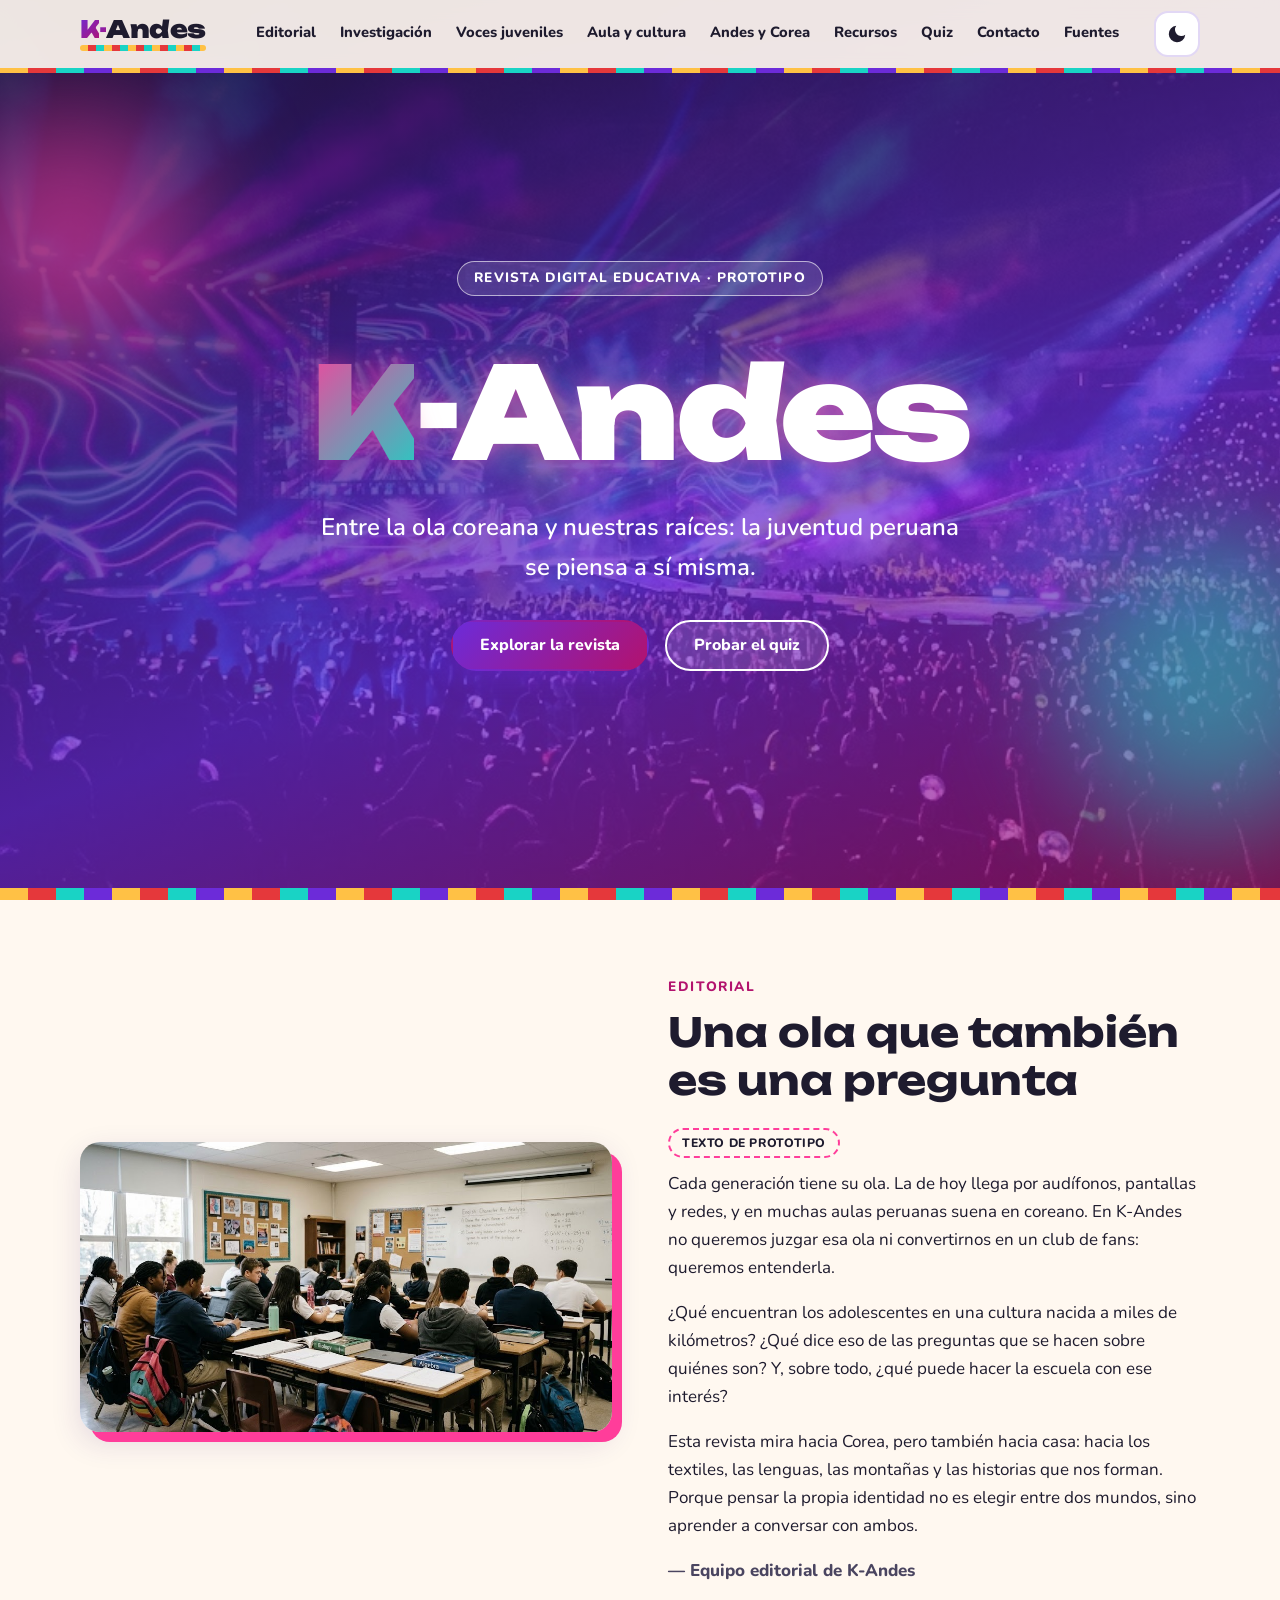
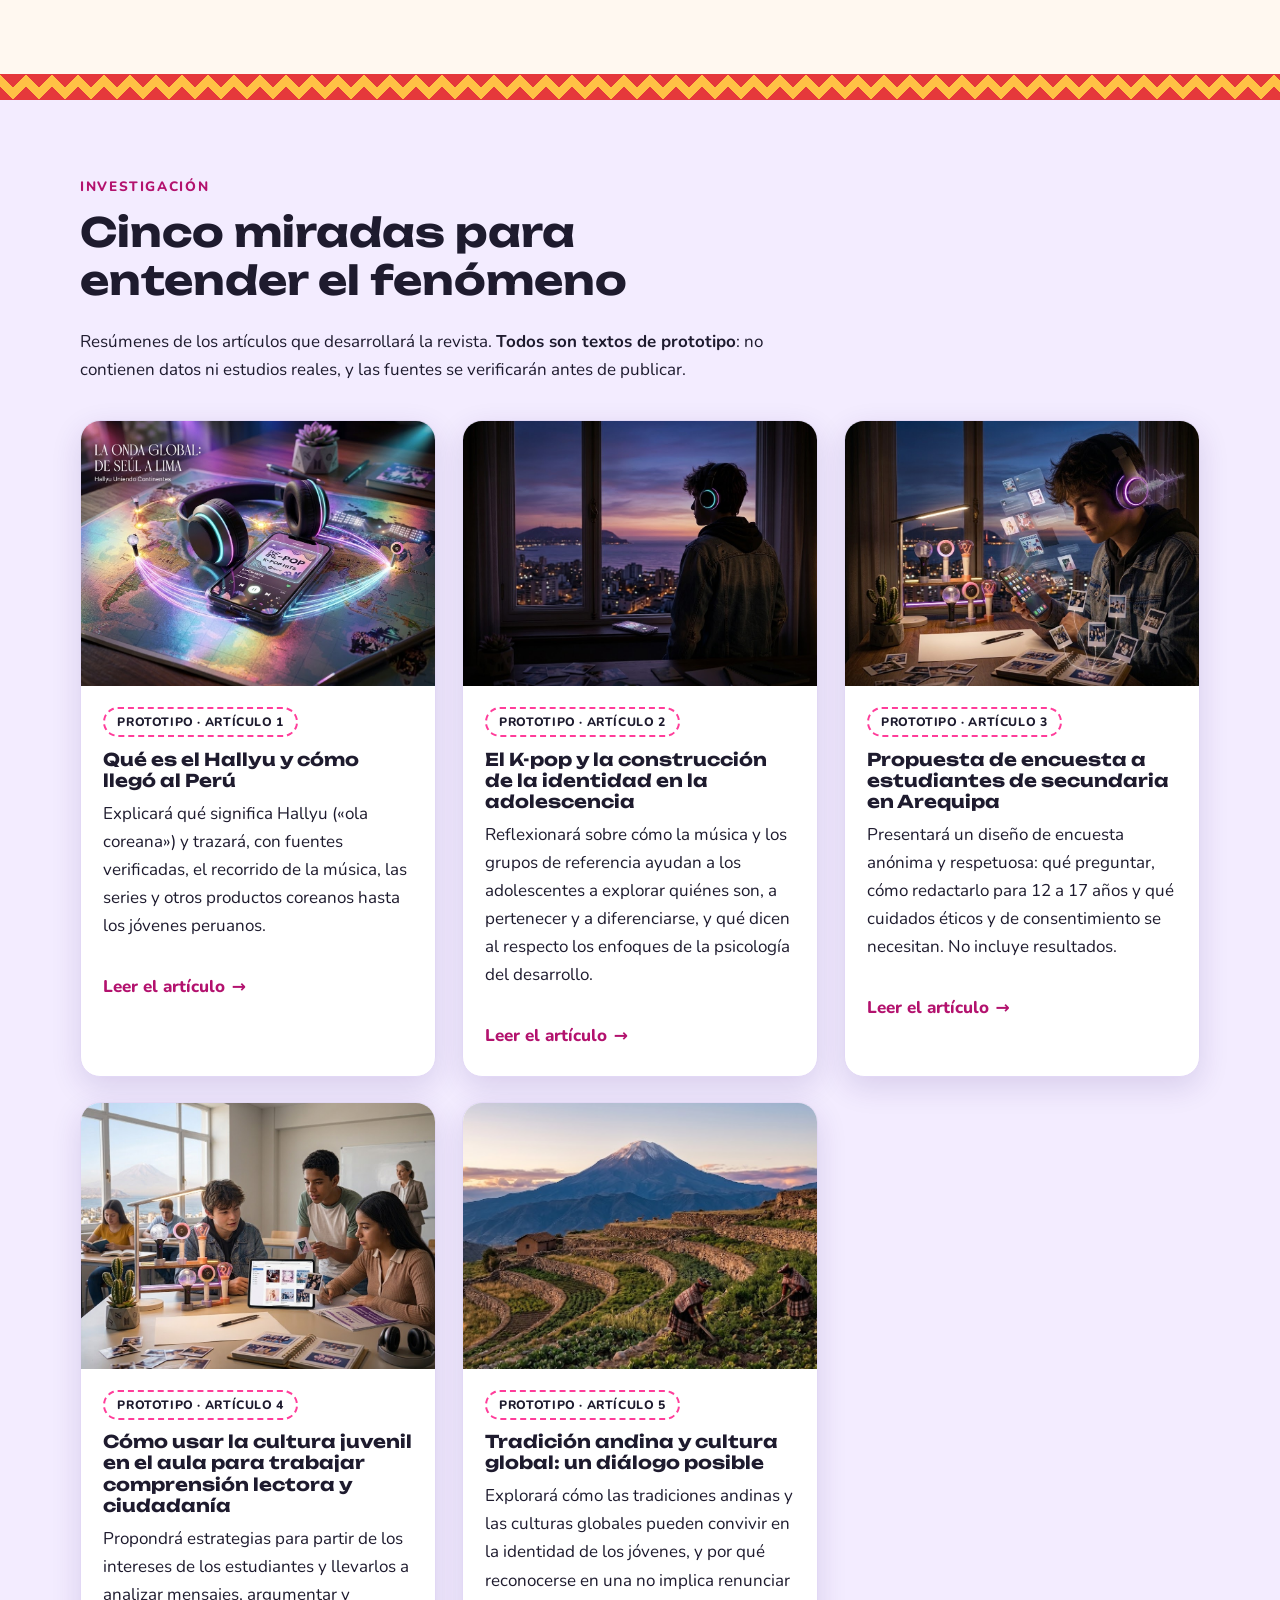
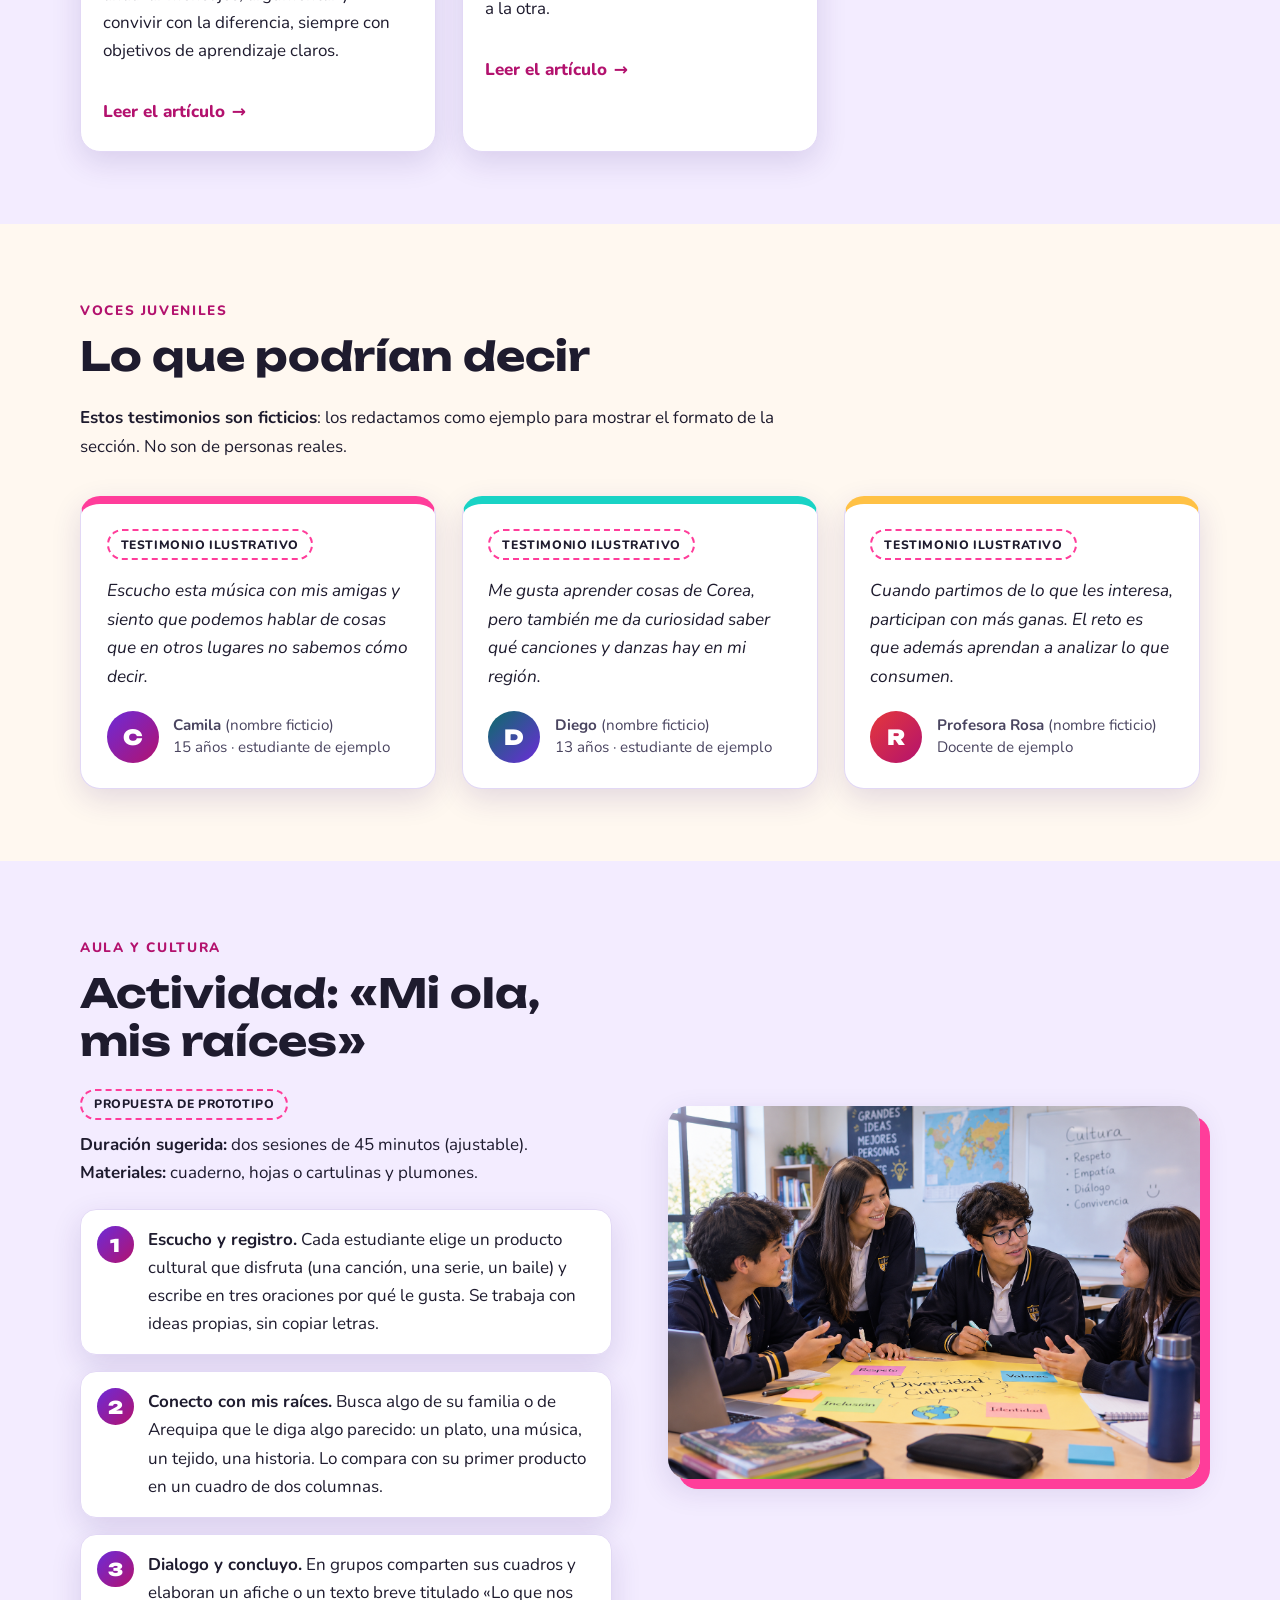
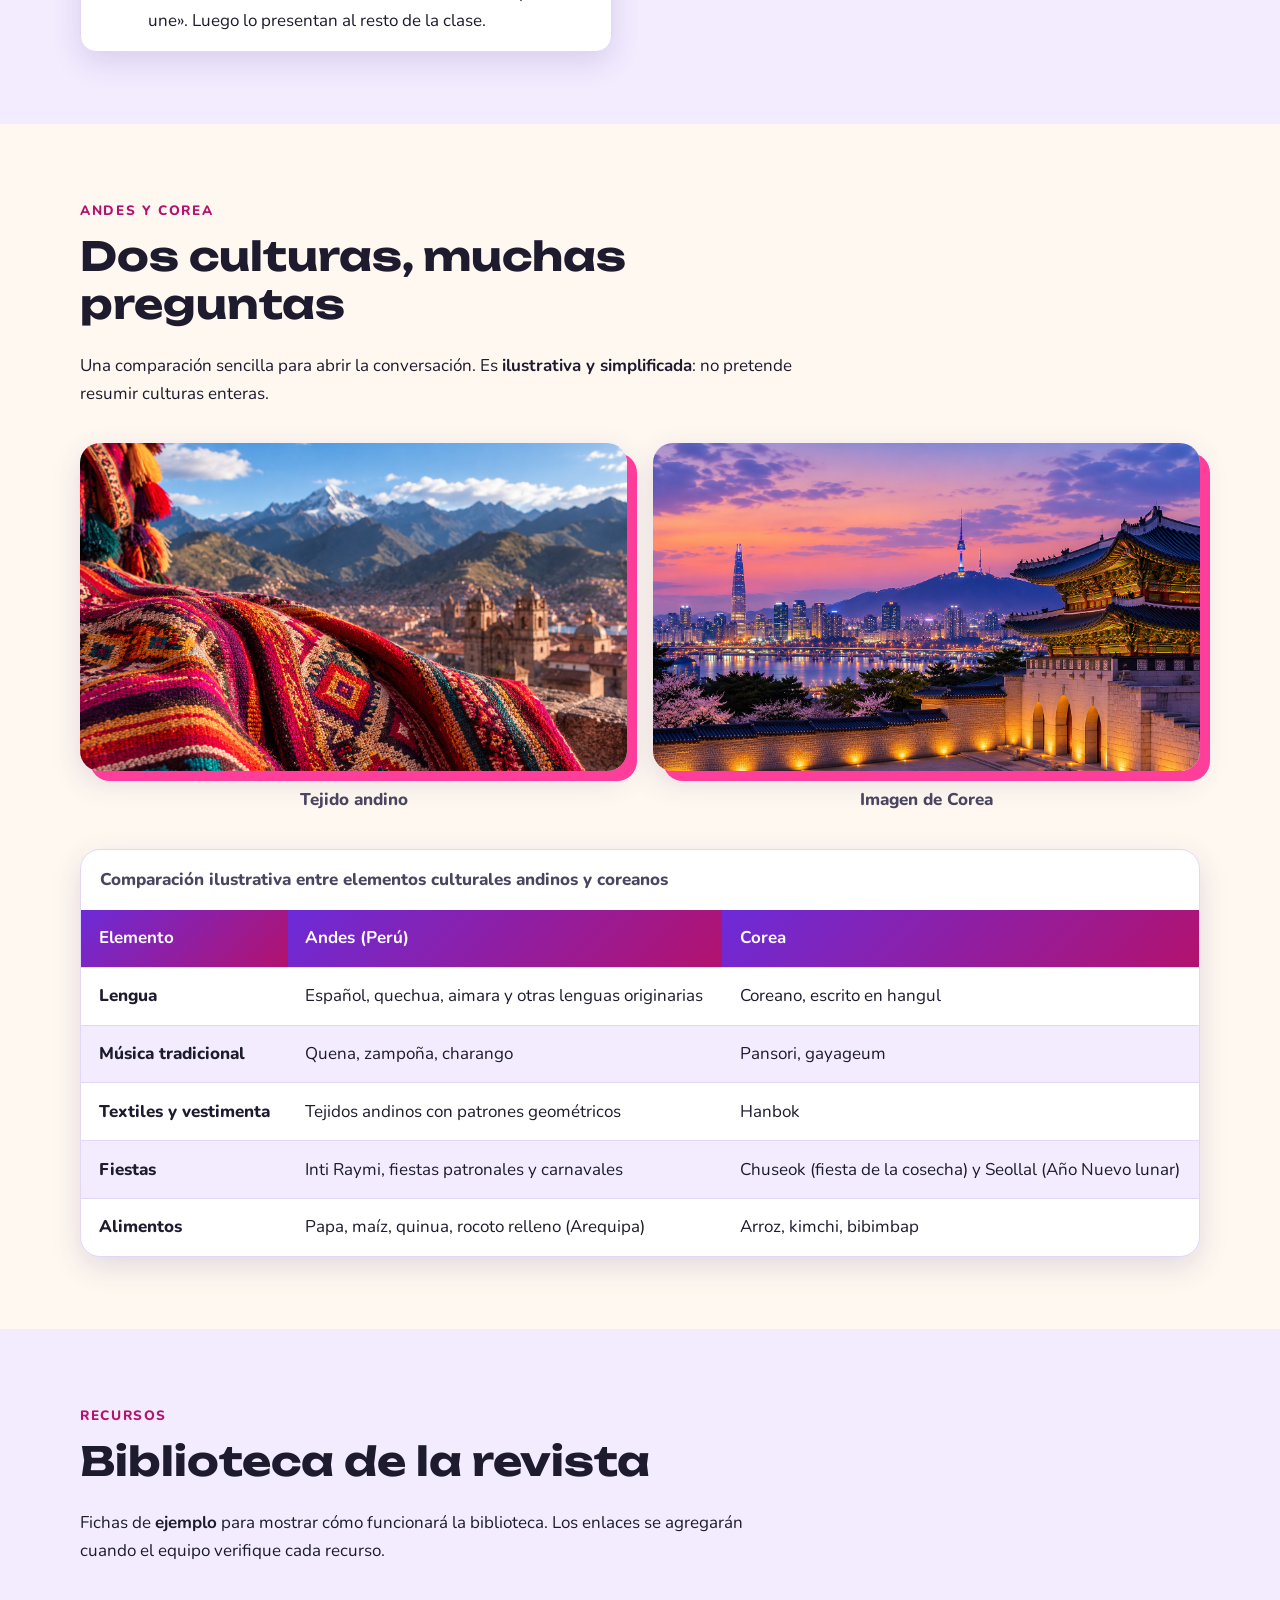
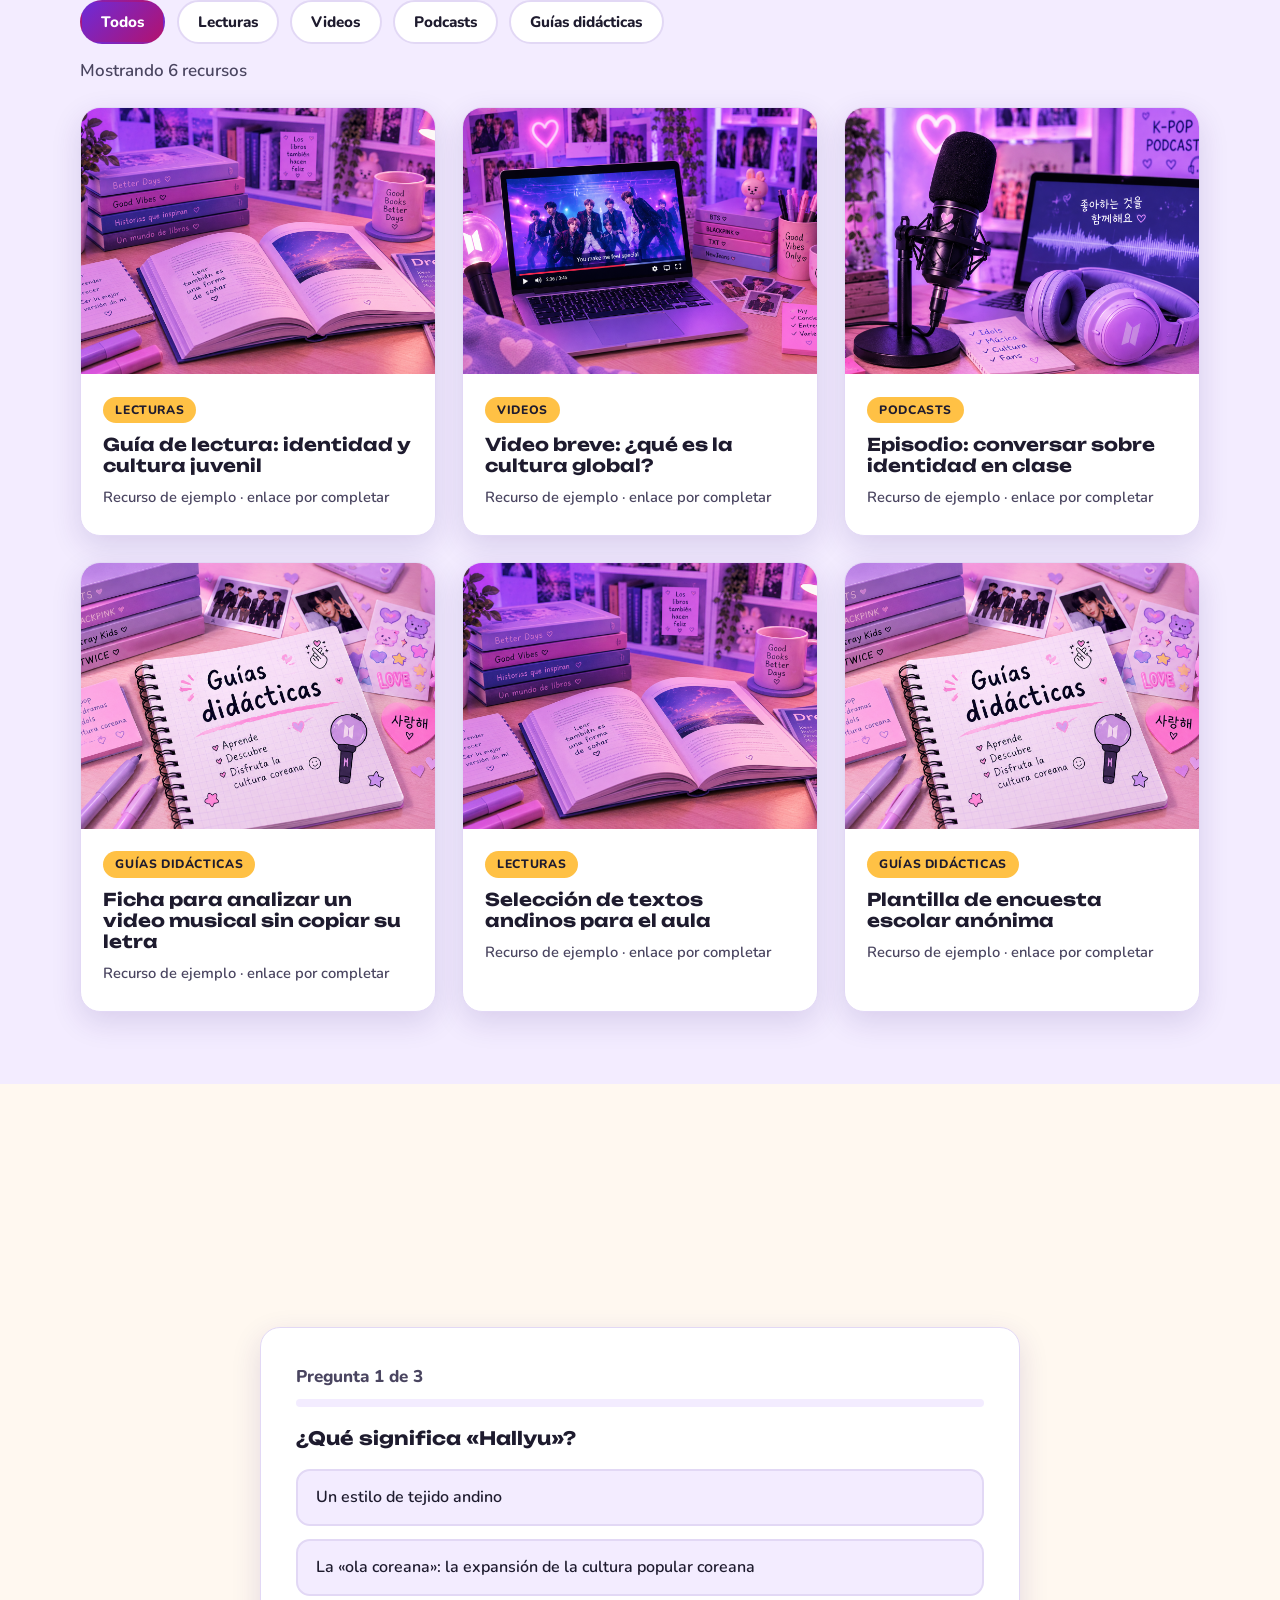
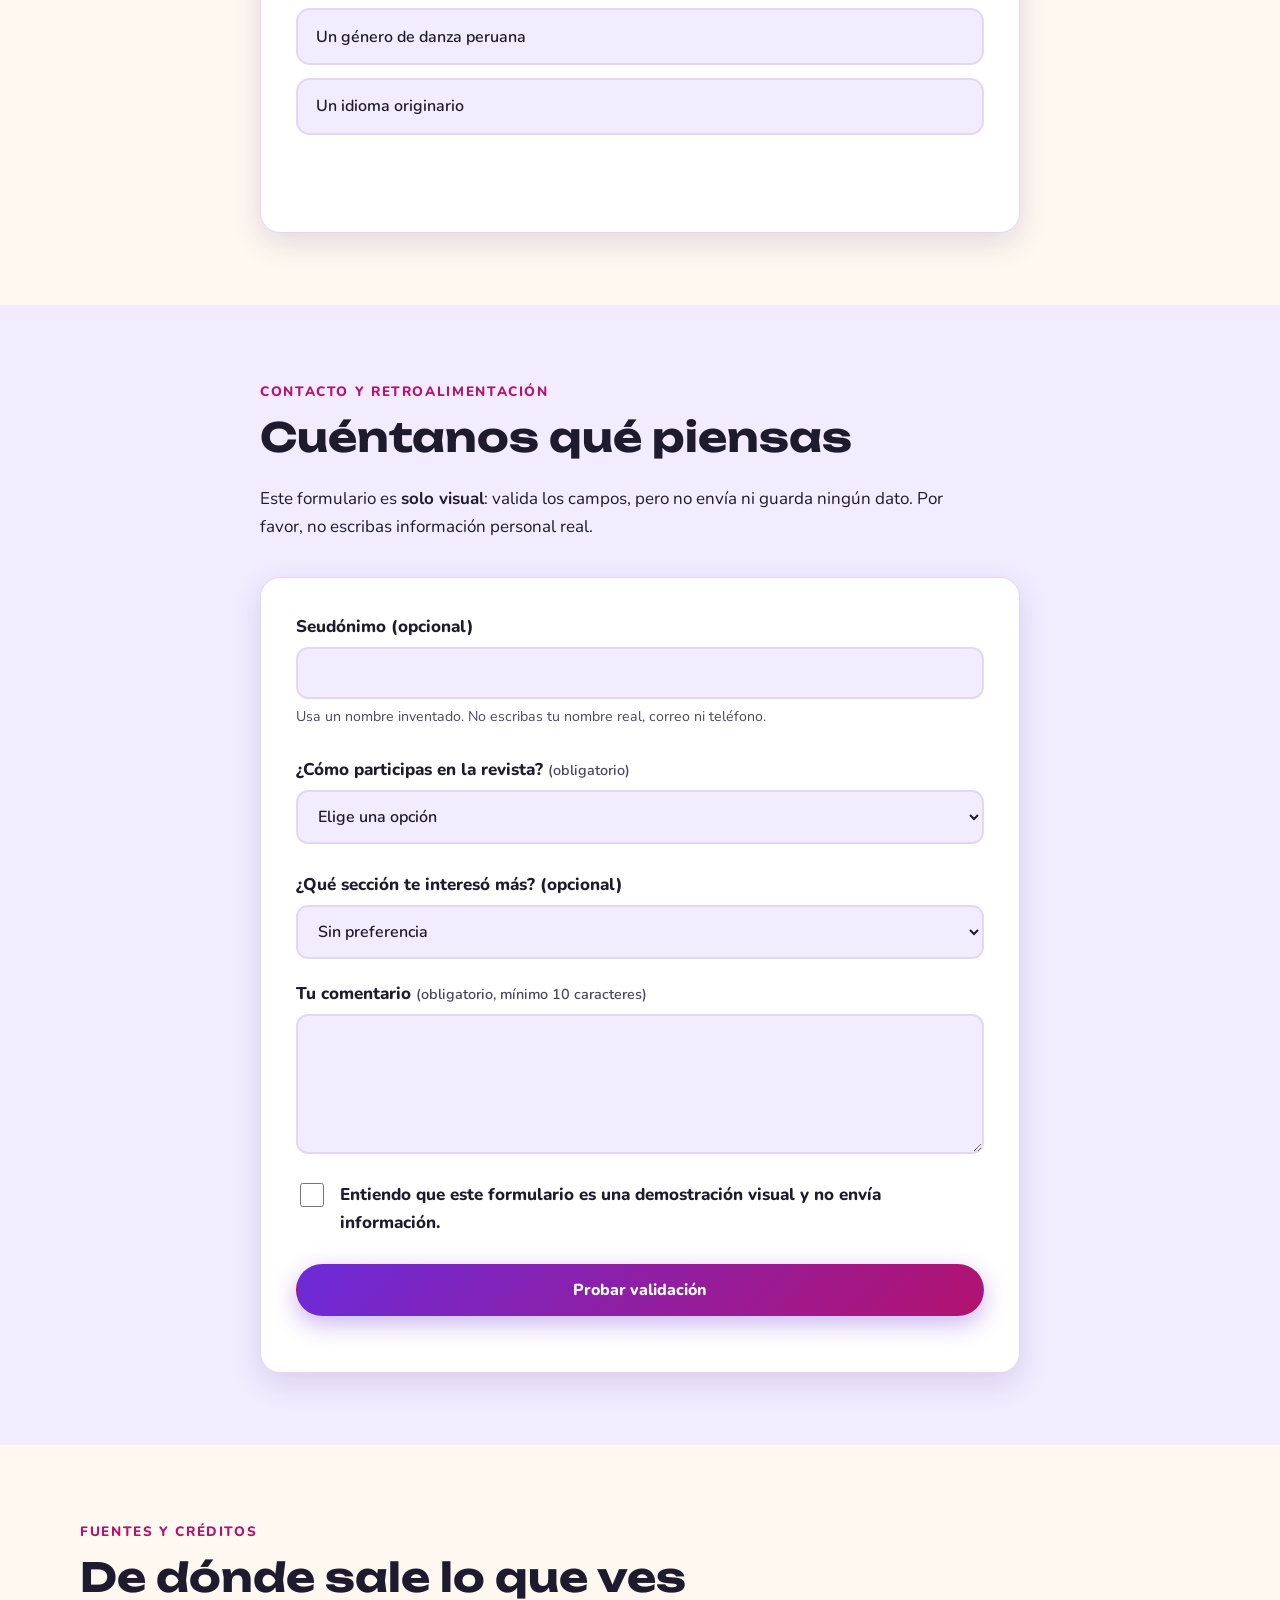
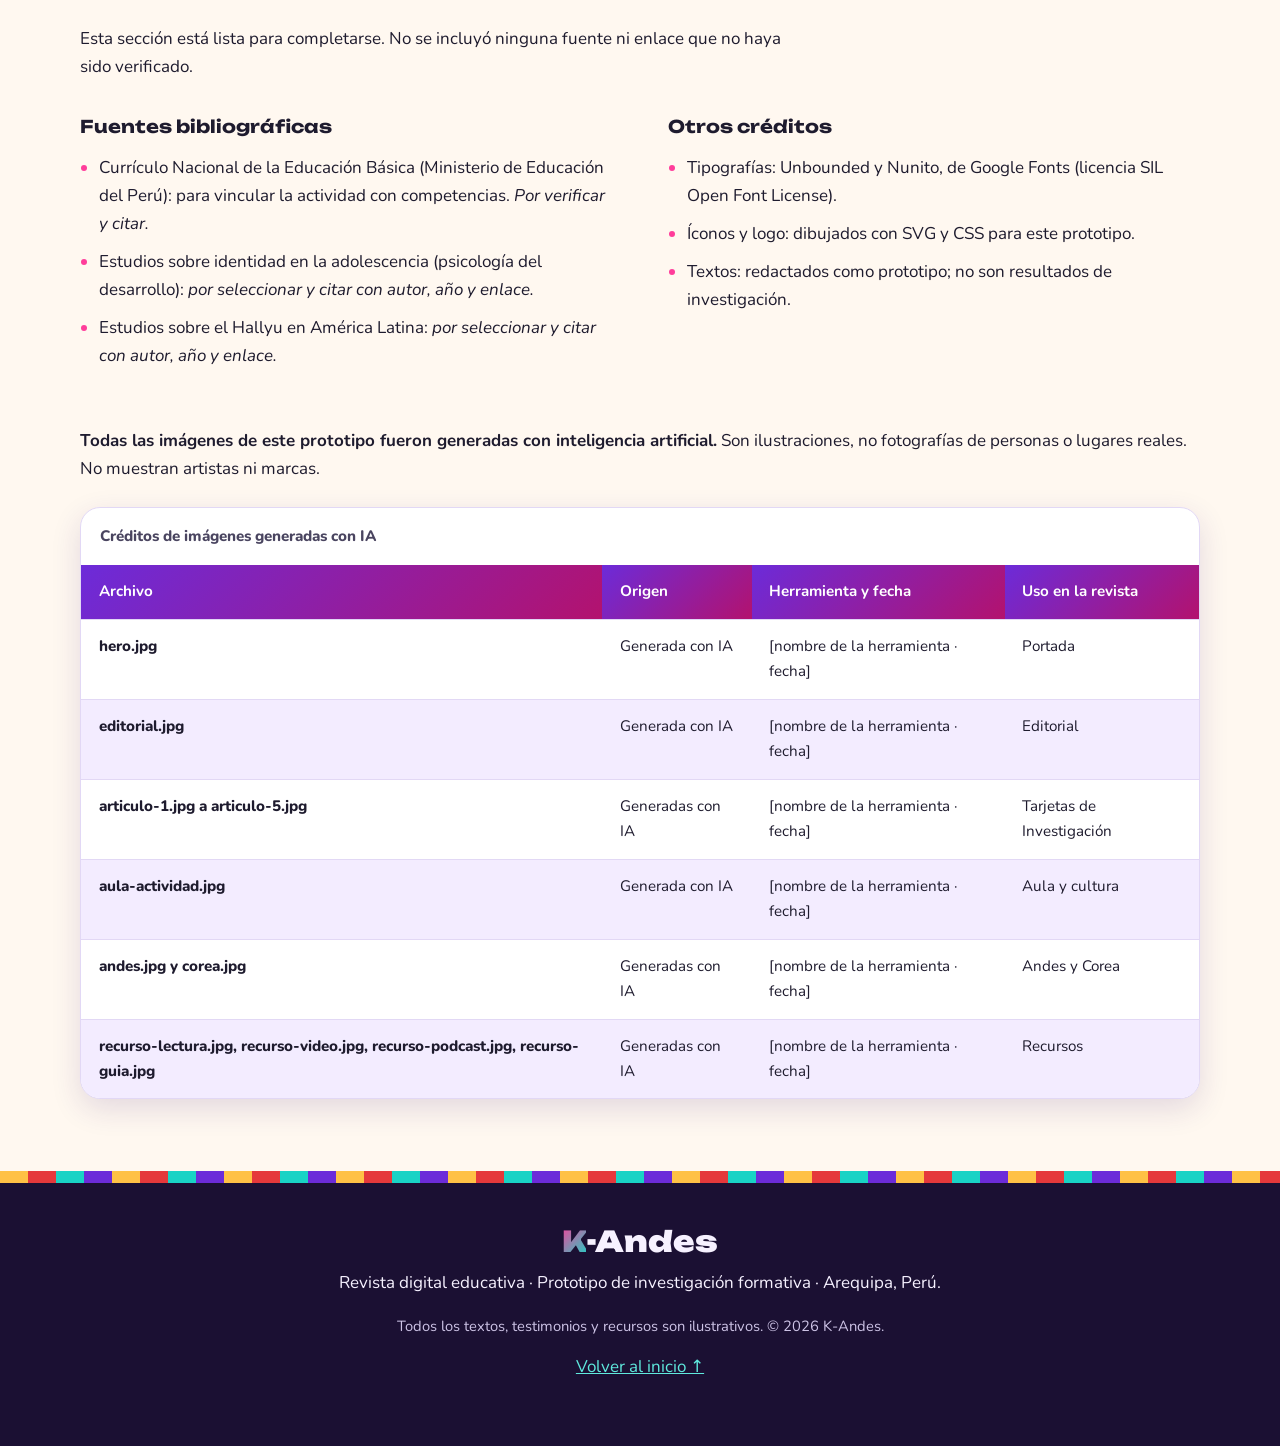
<file: index.html>
<!DOCTYPE html>
<html lang="es">
<head>
  <meta charset="UTF-8">
  <meta name="viewport" content="width=device-width, initial-scale=1">
  <title>K-Andes · Revista digital educativa (prototipo)</title>
  <meta name="description" content="K-Andes: revista educativa sobre K-pop, identidad juvenil y escuela en el Perú. Prototipo de investigación formativa.">
  <link rel="icon" type="image/svg+xml" href="favicon.svg">

  <!-- Fuentes de Google: Unbounded (títulos) y Nunito (texto) -->
  <link rel="preconnect" href="https://fonts.googleapis.com">
  <link rel="preconnect" href="https://fonts.gstatic.com" crossorigin>
  <link href="https://fonts.googleapis.com/css2?family=Nunito:wght@400;600;800&family=Unbounded:wght@500;700;900&display=swap" rel="stylesheet">

  <link rel="stylesheet" href="estilos.css">

  <!-- Mini script inicial: aplica el tema guardado y marca que hay JS.
       Va aquí (y no en script.js) para evitar parpadeos al cargar. -->
  <script>
    (function () {
      var d = document.documentElement, t = null;
      d.classList.add('js');
      try { t = localStorage.getItem('k-andes-tema'); } catch (e) {}
      if (!t) { t = (window.matchMedia && matchMedia('(prefers-color-scheme: dark)').matches) ? 'dark' : 'light'; }
      d.setAttribute('data-theme', t);
    })();
  </script>
</head>

<body>
  <!--
    NOTA PARA WORDPRESS / JOOMLA
    - WordPress: dividir este archivo en header.php, footer.php y front-page.php dentro de un tema hijo;
      cargar estilos.css y script.js con wp_enqueue_style() y wp_enqueue_script(); mover "imagenes/"
      a la carpeta del tema. Las secciones pueden pasar a ser páginas o entradas (Investigación = entradas).
    - Joomla: crear una plantilla (index.php + templateDetails.xml), cargar CSS y JS con el Web Asset Manager
      y convertir los artículos en contenidos de Joomla, mostrados con módulos o menús.
    - Alternativa rápida: pegar cada sección en bloques "HTML personalizado" y subir CSS y JS al tema.
  -->

  <!-- Enlaces de salto (visibles al enfocar con Tab) -->
  <a class="salto" href="#contenido">Saltar al contenido principal</a>
  <a class="salto salto--2" href="#contacto">Saltar a Contacto</a>

  <!-- ================= CABECERA Y NAVEGACIÓN ================= -->
  <header class="cabecera">
    <div class="cabecera__interior contenedor">
      <a class="logo" href="#inicio">
        <span class="logo__texto"><span class="logo__k">K</span><span class="logo__guion">-</span>Andes</span>
        <span class="logo__franja" aria-hidden="true"></span>
      </a>

      <nav class="nav" aria-label="Principal">
        <ul class="menu" id="menu">
          <li><a href="#editorial">Editorial</a></li>
          <li><a href="#investigacion">Investigación</a></li>
          <li><a href="#voces">Voces juveniles</a></li>
          <li><a href="#aula">Aula y cultura</a></li>
          <li><a href="#andes-corea">Andes y Corea</a></li>
          <li><a href="#recursos">Recursos</a></li>
          <li><a href="#quiz">Quiz</a></li>
          <li><a href="#contacto">Contacto</a></li>
          <li><a href="#fuentes">Fuentes</a></li>
        </ul>
      </nav>

      <div class="acciones">
        <!-- Botón modo claro / oscuro -->
        <button type="button" class="btn-icono" id="btn-tema" aria-pressed="false" aria-label="Modo oscuro">
          <svg class="icono icono--luna" viewBox="0 0 24 24" aria-hidden="true"><path d="M21 12.8A9 9 0 1 1 11.2 3a7 7 0 0 0 9.8 9.8z" fill="currentColor"/></svg>
          <svg class="icono icono--sol" viewBox="0 0 24 24" aria-hidden="true"><circle cx="12" cy="12" r="4.5" fill="currentColor"/><g stroke="currentColor" stroke-width="2" stroke-linecap="round"><path d="M12 2v3M12 19v3M2 12h3M19 12h3M4.9 4.9l2.1 2.1M17 17l2.1 2.1M4.9 19.1L7 17M17 7l2.1-2.1"/></g></svg>
        </button>
        <!-- Botón hamburguesa (solo móvil) -->
        <button type="button" class="btn-icono btn-menu" id="btn-menu" aria-expanded="false" aria-controls="menu" aria-label="Abrir menú">
          <span class="linea"></span><span class="linea"></span><span class="linea"></span>
        </button>
      </div>
    </div>
    <div class="franja-andina franja-andina--fina" aria-hidden="true"></div>
  </header>

  <main id="contenido" tabindex="-1">

    <!-- ================= PORTADA ================= -->
    <section class="hero" id="inicio">
      <div class="hero__fondo">
        <img src="imagenes/hero.jpg" width="1920" height="1080"
             alt="Escenario con luces de colores y siluetas de público, sin personas reconocibles">
      </div>
      <span class="hero__brillo hero__brillo--1" aria-hidden="true"></span>
      <span class="hero__brillo hero__brillo--2" aria-hidden="true"></span>

      <div class="hero__contenido contenedor">
        <p class="hero__etiqueta">Revista digital educativa · Prototipo</p>
        <h1 class="hero__titulo"><span class="hero__k">K</span>-Andes</h1>
        <p class="hero__lema">Entre la ola coreana y nuestras raíces: la juventud peruana se piensa a sí misma.</p>
        <div class="hero__botones">
          <a class="btn btn--primario" href="#investigacion">Explorar la revista</a>
          <a class="btn btn--hero" href="#quiz">Probar el quiz</a>
        </div>
      </div>
      <div class="franja-andina hero__franja" aria-hidden="true"></div>
    </section>

    <!-- ================= EDITORIAL ================= -->
    <section class="seccion" id="editorial">
      <div class="contenedor dos-col">
        <figure class="figura reveal">
          <img src="imagenes/editorial.jpg" width="1200" height="800" loading="lazy"
               alt="Aula de secundaria con estudiantes sentados, vistos de espalda, atendiendo a la clase">
        </figure>
        <div class="reveal">
          <p class="eyebrow">Editorial</p>
          <h2>Una ola que también es una pregunta</h2>
          <p class="etiqueta etiqueta--proto">Texto de prototipo</p>
          <p>Cada generación tiene su ola. La de hoy llega por audífonos, pantallas y redes, y en muchas aulas peruanas suena en coreano. En K-Andes no queremos juzgar esa ola ni convertirnos en un club de fans: queremos entenderla.</p>
          <p>¿Qué encuentran los adolescentes en una cultura nacida a miles de kilómetros? ¿Qué dice eso de las preguntas que se hacen sobre quiénes son? Y, sobre todo, ¿qué puede hacer la escuela con ese interés?</p>
          <p>Esta revista mira hacia Corea, pero también hacia casa: hacia los textiles, las lenguas, las montañas y las historias que nos forman. Porque pensar la propia identidad no es elegir entre dos mundos, sino aprender a conversar con ambos.</p>
          <p class="firma">— Equipo editorial de K-Andes</p>
        </div>
      </div>
    </section>

    <div class="franja-andina franja-andina--rombos" aria-hidden="true"></div>

    <!-- ================= INVESTIGACIÓN ================= -->
    <section class="seccion seccion--alterna" id="investigacion">
      <div class="contenedor">
        <header class="seccion__cabecera reveal">
          <p class="eyebrow">Investigación</p>
          <h2>Cinco miradas para entender el fenómeno</h2>
          <p>Resúmenes de los artículos que desarrollará la revista. <strong>Todos son textos de prototipo</strong>: no contienen datos ni estudios reales, y las fuentes se verificarán antes de publicar.</p>
        </header>

        <div class="tarjetas" data-escalonado>
  <article class="tarjeta reveal">
    <img src="imagenes/articulo-1.jpg" width="800" height="600" loading="lazy"
         alt="Ilustración generada con IA de unos auriculares sobre un celular y un mapa del mundo">
    <div class="tarjeta__cuerpo">
      <p class="etiqueta etiqueta--proto">Prototipo · Artículo 1</p>
      <h3>Qué es el Hallyu y cómo llegó al Perú</h3>
      <p>Explicará qué significa Hallyu («ola coreana») y trazará, con fuentes verificadas, el recorrido de la música, las series y otros productos coreanos hasta los jóvenes peruanos.</p>
      <a class="tarjeta__enlace" href="articulo.html?id=1">Leer el artículo <span class="sr-only">«Qué es el Hallyu y cómo llegó al Perú»</span><span class="flecha" aria-hidden="true">→</span></a>
    </div>
  </article>

  <article class="tarjeta reveal">
    <img src="imagenes/articulo-2.jpg" width="800" height="600" loading="lazy"
         alt="Ilustración generada con IA de un adolescente con auriculares en silueta, mirando por una ventana">
    <div class="tarjeta__cuerpo">
      <p class="etiqueta etiqueta--proto">Prototipo · Artículo 2</p>
      <h3>El K-pop y la construcción de la identidad en la adolescencia</h3>
      <p>Reflexionará sobre cómo la música y los grupos de referencia ayudan a los adolescentes a explorar quiénes son, a pertenecer y a diferenciarse, y qué dicen al respecto los enfoques de la psicología del desarrollo.</p>
      <a class="tarjeta__enlace" href="articulo.html?id=2">Leer el artículo <span class="sr-only">«El K-pop y la construcción de la identidad en la adolescencia»</span><span class="flecha" aria-hidden="true">→</span></a>
    </div>
  </article>

  <article class="tarjeta reveal">
    <img src="imagenes/articulo-3.jpg" width="800" height="600" loading="lazy"
         alt="Ilustración generada con IA de manos de un estudiante llenando un cuestionario sobre una mesa">
    <div class="tarjeta__cuerpo">
      <p class="etiqueta etiqueta--proto">Prototipo · Artículo 3</p>
      <h3>Propuesta de encuesta a estudiantes de secundaria en Arequipa</h3>
      <p>Presentará un diseño de encuesta anónima y respetuosa: qué preguntar, cómo redactarlo para 12 a 17 años y qué cuidados éticos y de consentimiento se necesitan. No incluye resultados.</p>
      <a class="tarjeta__enlace" href="articulo.html?id=3">Leer el artículo <span class="sr-only">«Propuesta de encuesta a estudiantes de secundaria en Arequipa»</span><span class="flecha" aria-hidden="true">→</span></a>
    </div>
  </article>

  <article class="tarjeta reveal">
    <img src="imagenes/articulo-4.jpg" width="800" height="600" loading="lazy"
         alt="Ilustración generada con IA de estudiantes trabajando en grupo alrededor de una mesa en el aula">
    <div class="tarjeta__cuerpo">
      <p class="etiqueta etiqueta--proto">Prototipo · Artículo 4</p>
      <h3>Cómo usar la cultura juvenil en el aula para trabajar comprensión lectora y ciudadanía</h3>
      <p>Propondrá estrategias para partir de los intereses de los estudiantes y llevarlos a analizar mensajes, argumentar y convivir con la diferencia, siempre con objetivos de aprendizaje claros.</p>
      <a class="tarjeta__enlace" href="articulo.html?id=4">Leer el artículo <span class="sr-only">«Cómo usar la cultura juvenil en el aula»</span><span class="flecha" aria-hidden="true">→</span></a>
    </div>
  </article>

  <article class="tarjeta reveal">
    <img src="imagenes/articulo-5.jpg" width="800" height="600" loading="lazy"
         alt="Ilustración generada con IA de un paisaje de los Andes peruanos con montañas y terrazas">
    <div class="tarjeta__cuerpo">
      <p class="etiqueta etiqueta--proto">Prototipo · Artículo 5</p>
      <h3>Tradición andina y cultura global: un diálogo posible</h3>
      <p>Explorará cómo las tradiciones andinas y las culturas globales pueden convivir en la identidad de los jóvenes, y por qué reconocerse en una no implica renunciar a la otra.</p>
      <a class="tarjeta__enlace" href="articulo.html?id=5">Leer el artículo <span class="sr-only">«Tradición andina y cultura global: un diálogo posible»</span><span class="flecha" aria-hidden="true">→</span></a>
    </div>
  </article>
</div>
      </div>
    </section>

    <!-- ================= VOCES JUVENILES ================= -->
    <section class="seccion" id="voces">
      <div class="contenedor">
        <header class="seccion__cabecera reveal">
          <p class="eyebrow">Voces juveniles</p>
          <h2>Lo que podrían decir</h2>
          <p><strong>Estos testimonios son ficticios</strong>: los redactamos como ejemplo para mostrar el formato de la sección. No son de personas reales.</p>
        </header>

        <div class="tarjetas tarjetas--voces" data-escalonado>
          <figure class="voz reveal">
            <span class="etiqueta etiqueta--proto">Testimonio ilustrativo</span>
            <blockquote><p>Escucho esta música con mis amigas y siento que podemos hablar de cosas que en otros lugares no sabemos cómo decir.</p></blockquote>
            <figcaption><span class="avatar" aria-hidden="true">C</span><span><strong>Camila</strong> (nombre ficticio)<br>15 años · estudiante de ejemplo</span></figcaption>
          </figure>

          <figure class="voz reveal">
            <span class="etiqueta etiqueta--proto">Testimonio ilustrativo</span>
            <blockquote><p>Me gusta aprender cosas de Corea, pero también me da curiosidad saber qué canciones y danzas hay en mi región.</p></blockquote>
            <figcaption><span class="avatar avatar--2" aria-hidden="true">D</span><span><strong>Diego</strong> (nombre ficticio)<br>13 años · estudiante de ejemplo</span></figcaption>
          </figure>

          <figure class="voz reveal">
            <span class="etiqueta etiqueta--proto">Testimonio ilustrativo</span>
            <blockquote><p>Cuando partimos de lo que les interesa, participan con más ganas. El reto es que además aprendan a analizar lo que consumen.</p></blockquote>
            <figcaption><span class="avatar avatar--3" aria-hidden="true">R</span><span><strong>Profesora Rosa</strong> (nombre ficticio)<br>Docente de ejemplo</span></figcaption>
          </figure>
        </div>
      </div>
    </section>

    <!-- ================= AULA Y CULTURA ================= -->
    <section class="seccion seccion--alterna" id="aula">
      <div class="contenedor dos-col dos-col--invertida">
        <div class="reveal">
          <p class="eyebrow">Aula y cultura</p>
          <h2>Actividad: «Mi ola, mis raíces»</h2>
          <p class="etiqueta etiqueta--proto">Propuesta de prototipo</p>
          <p><strong>Duración sugerida:</strong> dos sesiones de 45 minutos (ajustable). <strong>Materiales:</strong> cuaderno, hojas o cartulinas y plumones.</p>
          <ol class="pasos" role="list">
            <li><strong>Escucho y registro.</strong> Cada estudiante elige un producto cultural que disfruta (una canción, una serie, un baile) y escribe en tres oraciones por qué le gusta. Se trabaja con ideas propias, sin copiar letras.</li>
            <li><strong>Conecto con mis raíces.</strong> Busca algo de su familia o de Arequipa que le diga algo parecido: un plato, una música, un tejido, una historia. Lo compara con su primer producto en un cuadro de dos columnas.</li>
            <li><strong>Dialogo y concluyo.</strong> En grupos comparten sus cuadros y elaboran un afiche o un texto breve titulado «Lo que nos une». Luego lo presentan al resto de la clase.</li>
          </ol>
        </div>
        <figure class="figura reveal">
          <img src="imagenes/aula-actividad.jpg" width="1000" height="700" loading="lazy"
               alt="Adolescentes debatiendo y trabajando con cartulinas durante una actividad en el aula">
        </figure>
      </div>
    </section>

    <!-- ================= ANDES Y COREA ================= -->
    <section class="seccion" id="andes-corea">
      <div class="contenedor">
        <header class="seccion__cabecera reveal">
          <p class="eyebrow">Andes y Corea</p>
          <h2>Dos culturas, muchas preguntas</h2>
          <p>Una comparación sencilla para abrir la conversación. Es <strong>ilustrativa y simplificada</strong>: no pretende resumir culturas enteras.</p>
        </header>

        <div class="duo" data-escalonado>
          <figure class="figura reveal">
            <img src="imagenes/andes.jpg" width="1000" height="600" loading="lazy"
                 alt="Primer plano de un textil andino tejido a mano con patrones geométricos de colores">
            <figcaption>Tejido andino</figcaption>
          </figure>
          <figure class="figura reveal">
            <img src="imagenes/corea.jpg" width="1000" height="600" loading="lazy"
                 alt="Vista de la ciudad de Seúl o de arquitectura tradicional coreana, sin personas ni carteles">
            <figcaption>Imagen de Corea</figcaption>
          </figure>
        </div>

        <div class="tabla-caja reveal" role="region" aria-labelledby="tabla-titulo" tabindex="0">
          <table class="tabla">
            <caption id="tabla-titulo">Comparación ilustrativa entre elementos culturales andinos y coreanos</caption>
            <thead>
              <tr>
                <th scope="col">Elemento</th>
                <th scope="col">Andes (Perú)</th>
                <th scope="col">Corea</th>
              </tr>
            </thead>
            <tbody>
              <tr><th scope="row">Lengua</th><td>Español, quechua, aimara y otras lenguas originarias</td><td>Coreano, escrito en hangul</td></tr>
              <tr><th scope="row">Música tradicional</th><td>Quena, zampoña, charango</td><td>Pansori, gayageum</td></tr>
              <tr><th scope="row">Textiles y vestimenta</th><td>Tejidos andinos con patrones geométricos</td><td>Hanbok</td></tr>
              <tr><th scope="row">Fiestas</th><td>Inti Raymi, fiestas patronales y carnavales</td><td>Chuseok (fiesta de la cosecha) y Seollal (Año Nuevo lunar)</td></tr>
              <tr><th scope="row">Alimentos</th><td>Papa, maíz, quinua, rocoto relleno (Arequipa)</td><td>Arroz, kimchi, bibimbap</td></tr>
            </tbody>
          </table>
        </div>
      </div>
    </section>

    <!-- ================= RECURSOS ================= -->
    <section class="seccion seccion--alterna" id="recursos">
      <div class="contenedor">
        <header class="seccion__cabecera reveal">
          <p class="eyebrow">Recursos</p>
          <h2>Biblioteca de la revista</h2>
          <p>Fichas de <strong>ejemplo</strong> para mostrar cómo funcionará la biblioteca. Los enlaces se agregarán cuando el equipo verifique cada recurso.</p>
        </header>

        <!-- Filtros: el JS lee data-filtro y compara con data-categoria de cada tarjeta -->
        <div class="filtros reveal" role="group" aria-label="Filtrar recursos por categoría">
          <button type="button" class="filtro" data-filtro="todos" aria-pressed="true">Todos</button>
          <button type="button" class="filtro" data-filtro="lecturas" aria-pressed="false">Lecturas</button>
          <button type="button" class="filtro" data-filtro="videos" aria-pressed="false">Videos</button>
          <button type="button" class="filtro" data-filtro="podcasts" aria-pressed="false">Podcasts</button>
          <button type="button" class="filtro" data-filtro="guias" aria-pressed="false">Guías didácticas</button>
        </div>
        <p class="filtro-estado" id="filtro-estado" role="status" aria-live="polite">Mostrando 6 recursos</p>

        <div class="tarjetas" id="lista-recursos">
          <article class="tarjeta recurso reveal" data-categoria="lecturas">
            <img src="imagenes/recurso-lectura.jpg" width="600" height="400" loading="lazy" alt="Libros y revistas abiertos sobre una mesa de lectura">
            <div class="tarjeta__cuerpo">
              <p class="etiqueta">Lecturas</p>
              <h3>Guía de lectura: identidad y cultura juvenil</h3>
              <p class="nota">Recurso de ejemplo · enlace por completar</p>
            </div>
          </article>

          <article class="tarjeta recurso reveal" data-categoria="videos">
            <img src="imagenes/recurso-video.jpg" width="600" height="400" loading="lazy" alt="Laptop con una pantalla encendida mostrando un video en un aula">
            <div class="tarjeta__cuerpo">
              <p class="etiqueta">Videos</p>
              <h3>Video breve: ¿qué es la cultura global?</h3>
              <p class="nota">Recurso de ejemplo · enlace por completar</p>
            </div>
          </article>

          <article class="tarjeta recurso reveal" data-categoria="podcasts">
            <img src="imagenes/recurso-podcast.jpg" width="600" height="400" loading="lazy" alt="Micrófono de estudio junto a unos audífonos sobre un escritorio">
            <div class="tarjeta__cuerpo">
              <p class="etiqueta">Podcasts</p>
              <h3>Episodio: conversar sobre identidad en clase</h3>
              <p class="nota">Recurso de ejemplo · enlace por completar</p>
            </div>
          </article>

          <article class="tarjeta recurso reveal" data-categoria="guias">
            <img src="imagenes/recurso-guia.jpg" width="600" height="400" loading="lazy" alt="Cuaderno, lápices y notas adhesivas sobre un escritorio de trabajo">
            <div class="tarjeta__cuerpo">
              <p class="etiqueta">Guías didácticas</p>
              <h3>Ficha para analizar un video musical sin copiar su letra</h3>
              <p class="nota">Recurso de ejemplo · enlace por completar</p>
            </div>
          </article>

          <article class="tarjeta recurso reveal" data-categoria="lecturas">
            <img src="imagenes/recurso-lectura.jpg" width="600" height="400" loading="lazy" alt="Libros y revistas abiertos sobre una mesa de lectura">
            <div class="tarjeta__cuerpo">
              <p class="etiqueta">Lecturas</p>
              <h3>Selección de textos andinos para el aula</h3>
              <p class="nota">Recurso de ejemplo · enlace por completar</p>
            </div>
          </article>

          <article class="tarjeta recurso reveal" data-categoria="guias">
            <img src="imagenes/recurso-guia.jpg" width="600" height="400" loading="lazy" alt="Cuaderno, lápices y notas adhesivas sobre un escritorio de trabajo">
            <div class="tarjeta__cuerpo">
              <p class="etiqueta">Guías didácticas</p>
              <h3>Plantilla de encuesta escolar anónima</h3>
              <p class="nota">Recurso de ejemplo · enlace por completar</p>
            </div>
          </article>
        </div>
      </div>
    </section>

    <!-- ================= QUIZ ================= -->
    <section class="seccion" id="quiz">
      <div class="contenedor contenedor--estrecho">
        <header class="seccion__cabecera reveal">
          <p class="eyebrow">Quiz</p>
          <h2>¿Cuánto recuerdas?</h2>
          <p>Tres preguntas rápidas con respuesta inmediata.</p>
        </header>
        <!-- El contenido del quiz lo genera script.js -->
        <div class="quiz reveal" id="quiz-contenido"></div>
        <noscript><p>Para usar el quiz necesitas activar JavaScript.</p></noscript>
      </div>
    </section>

    <!-- ================= CONTACTO ================= -->
    <section class="seccion seccion--alterna" id="contacto">
      <div class="contenedor contenedor--estrecho">
        <header class="seccion__cabecera reveal">
          <p class="eyebrow">Contacto y retroalimentación</p>
          <h2>Cuéntanos qué piensas</h2>
          <p>Este formulario es <strong>solo visual</strong>: valida los campos, pero no envía ni guarda ningún dato. Por favor, no escribas información personal real.</p>
        </header>

        <form class="formulario reveal" id="form-contacto" novalidate>
          <div class="campo">
            <label for="apodo">Seudónimo (opcional)</label>
            <input type="text" id="apodo" name="apodo" maxlength="30" autocomplete="off" aria-describedby="apodo-ayuda apodo-error">
            <small id="apodo-ayuda">Usa un nombre inventado. No escribas tu nombre real, correo ni teléfono.</small>
            <span class="campo__error" id="apodo-error"></span>
          </div>

          <div class="campo">
            <label for="rol">¿Cómo participas en la revista? <span class="req">(obligatorio)</span></label>
            <select id="rol" name="rol" required aria-describedby="rol-error">
              <option value="">Elige una opción</option>
              <option value="docente">Docente de secundaria</option>
              <option value="universitario">Estudiante de educación</option>
              <option value="adolescente">Estudiante de secundaria</option>
              <option value="otro">Otro</option>
            </select>
            <span class="campo__error" id="rol-error"></span>
          </div>

          <div class="campo">
            <label for="seccion-favorita">¿Qué sección te interesó más? (opcional)</label>
            <select id="seccion-favorita" name="seccion-favorita">
              <option value="">Sin preferencia</option>
              <option>Investigación</option>
              <option>Voces juveniles</option>
              <option>Aula y cultura</option>
              <option>Andes y Corea</option>
              <option>Recursos</option>
            </select>
          </div>

          <div class="campo">
            <label for="mensaje">Tu comentario <span class="req">(obligatorio, mínimo 10 caracteres)</span></label>
            <textarea id="mensaje" name="mensaje" rows="5" maxlength="400" required aria-describedby="mensaje-error"></textarea>
            <span class="campo__error" id="mensaje-error"></span>
          </div>

          <div class="campo campo--check">
            <input type="checkbox" id="acuerdo" name="acuerdo" required aria-describedby="acuerdo-error">
            <label for="acuerdo">Entiendo que este formulario es una demostración visual y no envía información.</label>
            <span class="campo__error" id="acuerdo-error"></span>
          </div>

          <button type="submit" class="btn btn--primario">Probar validación</button>
          <p class="form__estado" id="form-estado" role="status" aria-live="polite"></p>
        </form>
      </div>
    </section>

    <!-- ================= FUENTES Y CRÉDITOS ================= -->
    <section class="seccion" id="fuentes">
      <div class="contenedor">
        <header class="seccion__cabecera reveal">
          <p class="eyebrow">Fuentes y créditos</p>
          <h2>De dónde sale lo que ves</h2>
          <p>Esta sección está lista para completarse. No se incluyó ninguna fuente ni enlace que no haya sido verificado.</p>
        </header>

        <div class="dos-col dos-col--textos">
          <div class="reveal">
            <h3>Fuentes bibliográficas</h3>
            <ul class="lista">
  <li>Currículo Nacional de la Educación Básica (Ministerio de Educación del Perú): para vincular la actividad con competencias. <em>Por verificar y citar.</em></li>
  <li>Estudios sobre identidad en la adolescencia (psicología del desarrollo): <em>por seleccionar y citar con autor, año y enlace.</em></li>
  <li>Estudios sobre el Hallyu en América Latina: <em>por seleccionar y citar con autor, año y enlace.</em></li>
</ul>
          </div>
          <div class="reveal">
            <h3>Otros créditos</h3>
            <ul class="lista">
              <li>Tipografías: Unbounded y Nunito, de Google Fonts (licencia SIL Open Font License).</li>
              <li>Íconos y logo: dibujados con SVG y CSS para este prototipo.</li>
              <li>Textos: redactados como prototipo; no son resultados de investigación.</li>
            </ul>
          </div>
        </div>

        <p class="reveal"><strong>Todas las imágenes de este prototipo fueron generadas con inteligencia artificial.</strong> Son ilustraciones, no fotografías de personas o lugares reales. No muestran artistas ni marcas.</p>

<div class="tabla-caja reveal" role="region" aria-labelledby="creditos-titulo" tabindex="0">
  <table class="tabla tabla--creditos">
    <caption id="creditos-titulo">Créditos de imágenes generadas con IA</caption>
    <thead>
      <tr><th scope="col">Archivo</th><th scope="col">Origen</th><th scope="col">Herramienta y fecha</th><th scope="col">Uso en la revista</th></tr>
    </thead>
    <tbody>
      <tr><th scope="row">hero.jpg</th><td>Generada con IA</td><td>[nombre de la herramienta · fecha]</td><td>Portada</td></tr>
      <tr><th scope="row">editorial.jpg</th><td>Generada con IA</td><td>[nombre de la herramienta · fecha]</td><td>Editorial</td></tr>
      <tr><th scope="row">articulo-1.jpg a articulo-5.jpg</th><td>Generadas con IA</td><td>[nombre de la herramienta · fecha]</td><td>Tarjetas de Investigación</td></tr>
      <tr><th scope="row">aula-actividad.jpg</th><td>Generada con IA</td><td>[nombre de la herramienta · fecha]</td><td>Aula y cultura</td></tr>
      <tr><th scope="row">andes.jpg y corea.jpg</th><td>Generadas con IA</td><td>[nombre de la herramienta · fecha]</td><td>Andes y Corea</td></tr>
      <tr><th scope="row">recurso-lectura.jpg, recurso-video.jpg, recurso-podcast.jpg, recurso-guia.jpg</th><td>Generadas con IA</td><td>[nombre de la herramienta · fecha]</td><td>Recursos</td></tr>
    </tbody>
  </table>
</div>

      </div>
    </section>
  </main>

  <!-- ================= PIE DE PÁGINA ================= -->
  <footer class="pie">
    <div class="franja-andina" aria-hidden="true"></div>
    <div class="contenedor pie__interior">
      <p class="pie__logo"><span class="logo__k">K</span>-Andes</p>
      <p>Revista digital educativa · Prototipo de investigación formativa · Arequipa, Perú.</p>
      <p class="pie__nota">Todos los textos, testimonios y recursos son ilustrativos. © 2026 K-Andes.</p>
      <p><a href="#inicio">Volver al inicio ↑</a></p>
    </div>
  </footer>

  <script src="script.js"></script>
</body>
</html>
</file>
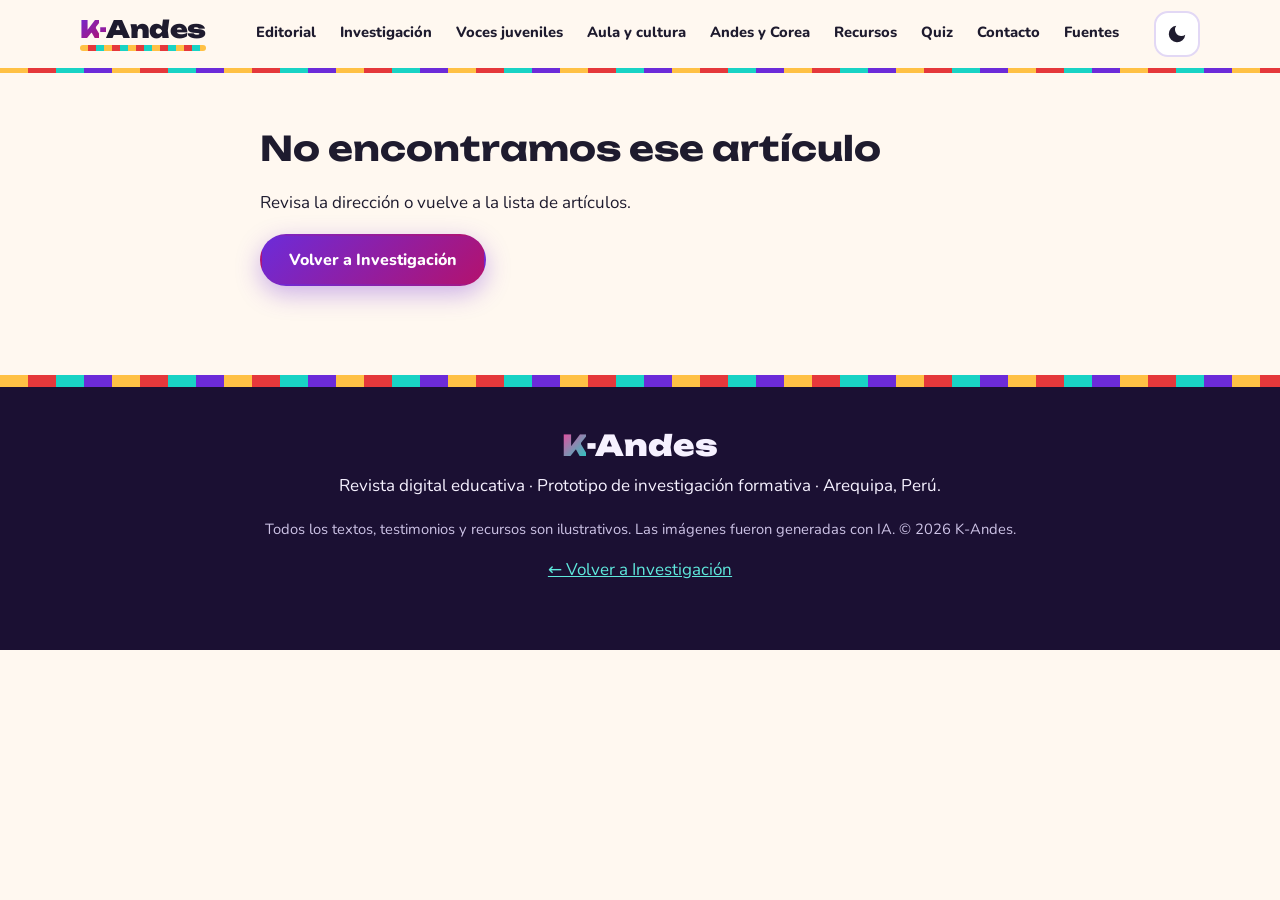
<file: articulo.html>
<!DOCTYPE html>
<html lang="es">
<head>
  <meta charset="UTF-8">
  <meta name="viewport" content="width=device-width, initial-scale=1">
  <title>Artículo · K-Andes (prototipo)</title>
  <link rel="icon" type="image/svg+xml" href="favicon.svg">
  <link rel="preconnect" href="https://fonts.googleapis.com">
  <link rel="preconnect" href="https://fonts.gstatic.com" crossorigin>
  <link href="https://fonts.googleapis.com/css2?family=Nunito:wght@400;600;800&family=Unbounded:wght@500;700;900&display=swap" rel="stylesheet">
  <link rel="stylesheet" href="estilos.css">
  <!-- Aplica el tema guardado antes de pintar (evita el parpadeo) -->
  <script>
    (function () {
      var d = document.documentElement, t = null;
      d.classList.add('js');
      try { t = localStorage.getItem('k-andes-tema'); } catch (e) {}
      if (!t) { t = (window.matchMedia && matchMedia('(prefers-color-scheme: dark)').matches) ? 'dark' : 'light'; }
      d.setAttribute('data-theme', t);
    })();
  </script>
</head>

<body>
  <a class="salto" href="#contenido">Saltar al contenido principal</a>

  <!-- Cabecera: igual que la de index.html, pero los enlaces apuntan a index.html#seccion -->
  <header class="cabecera">
    <div class="cabecera__interior contenedor">
      <a class="logo" href="index.html#inicio">
        <span class="logo__texto"><span class="logo__k">K</span><span class="logo__guion">-</span>Andes</span>
        <span class="logo__franja" aria-hidden="true"></span>
      </a>

      <nav class="nav" aria-label="Principal">
        <ul class="menu" id="menu">
          <li><a href="index.html#editorial">Editorial</a></li>
          <li><a href="index.html#investigacion">Investigación</a></li>
          <li><a href="index.html#voces">Voces juveniles</a></li>
          <li><a href="index.html#aula">Aula y cultura</a></li>
          <li><a href="index.html#andes-corea">Andes y Corea</a></li>
          <li><a href="index.html#recursos">Recursos</a></li>
          <li><a href="index.html#quiz">Quiz</a></li>
          <li><a href="index.html#contacto">Contacto</a></li>
          <li><a href="index.html#fuentes">Fuentes</a></li>
        </ul>
      </nav>

      <div class="acciones">
        <button type="button" class="btn-icono" id="btn-tema" aria-pressed="false" aria-label="Modo oscuro">
          <svg class="icono icono--luna" viewBox="0 0 24 24" aria-hidden="true"><path d="M21 12.8A9 9 0 1 1 11.2 3a7 7 0 0 0 9.8 9.8z" fill="currentColor"/></svg>
          <svg class="icono icono--sol" viewBox="0 0 24 24" aria-hidden="true"><circle cx="12" cy="12" r="4.5" fill="currentColor"/><g stroke="currentColor" stroke-width="2" stroke-linecap="round"><path d="M12 2v3M12 19v3M2 12h3M19 12h3M4.9 4.9l2.1 2.1M17 17l2.1 2.1M4.9 19.1L7 17M17 7l2.1-2.1"/></g></svg>
        </button>
        <button type="button" class="btn-icono btn-menu" id="btn-menu" aria-expanded="false" aria-controls="menu" aria-label="Abrir menú">
          <span class="linea"></span><span class="linea"></span><span class="linea"></span>
        </button>
      </div>
    </div>
    <div class="franja-andina franja-andina--fina" aria-hidden="true"></div>
  </header>

  <main id="contenido" tabindex="-1">
    <!-- articulo.js dibuja aquí el artículo según el número de la dirección (?id=1 ... ?id=5) -->
    <div id="articulo-raiz">
      <div class="contenedor seccion">
        <p>Cargando artículo…</p>
        <noscript><p>Para leer los artículos necesitas activar JavaScript. <a href="index.html#investigacion">Volver a Investigación</a></p></noscript>
      </div>
    </div>
  </main>

  <footer class="pie">
    <div class="franja-andina" aria-hidden="true"></div>
    <div class="contenedor pie__interior">
      <p class="pie__logo"><span class="logo__k">K</span>-Andes</p>
      <p>Revista digital educativa · Prototipo de investigación formativa · Arequipa, Perú.</p>
      <p class="pie__nota">Todos los textos, testimonios y recursos son ilustrativos. Las imágenes fueron generadas con IA. © 2026 K-Andes.</p>
      <p><a href="index.html#investigacion">← Volver a Investigación</a></p>
    </div>
  </footer>

  <script src="articulo.js"></script>
</body>
</html>
</file>
<file: estilos.css>
/* =========================================================
   K-Andes · estilos.css
   Móvil primero. Tema claro por defecto; oscuro con data-theme="dark".
   ========================================================= */

/* ---------- 1. Paleta y variables ---------- */
:root {
  /* Colores base */
  --noche: #1B1033;
  --violeta: #6C2BD9;
  --magenta: #B3126E;          /* rosa oscuro: da buen contraste con texto blanco */
  --rosa-neon: #FF3D9A;        /* solo decorativo */
  --turquesa: #19D3C5;
  --amarillo-andino: #FFC145;
  --rojo-textil: #E5383B;
  --crema: #FFF8F0;
  --tinta: #1E1B2E;

  /* Tema claro */
  --fondo: var(--crema);
  --superficie: #FFFFFF;
  --superficie-2: #F3ECFF;
  --texto: var(--tinta);
  --texto-suave: #4A4560;
  --borde: #E2D8F5;
  --enlace: var(--violeta);
  --foco: var(--violeta);
  --header-fondo: rgba(255, 248, 240, .92);
  --logo-grad: linear-gradient(135deg, var(--violeta), var(--magenta));
  --sombra: 0 10px 30px rgba(60, 30, 120, .14);
  --sombra-hover: 0 18px 40px rgba(108, 43, 217, .28), 0 0 0 2px rgba(255, 61, 154, .35);
  --ok-fondo: #D9F7E8;  --ok-texto: #0B4D2C;
  --mal-fondo: #FFE0E1; --mal-texto: #7A0F13;
  --error: #B00020;

  --fuente-titulo: "Unbounded", system-ui, sans-serif;
  --fuente-texto: "Nunito", system-ui, sans-serif;
  --radio: 20px;
}

/* Tema oscuro */
html[data-theme="dark"] {
  --fondo: var(--noche);
  --superficie: #271746;
  --superficie-2: #20123D;
  --texto: #F6F1FF;
  --texto-suave: #CDC3E6;
  --borde: #47307A;
  --enlace: #5FE9DD;
  --foco: var(--amarillo-andino);
  --header-fondo: rgba(27, 16, 51, .92);
  --logo-grad: linear-gradient(135deg, var(--rosa-neon), var(--turquesa));
  --sombra: 0 10px 30px rgba(0, 0, 0, .45);
  --sombra-hover: 0 18px 40px rgba(255, 61, 154, .25), 0 0 0 2px rgba(25, 211, 197, .55);
  --ok-fondo: #0F3D2B;  --ok-texto: #C9F7DF;
  --mal-fondo: #4A1418; --mal-texto: #FFD6D8;
  --error: #FF9AA2;
}

/* ---------- 2. Base ---------- */
*, *::before, *::after { box-sizing: border-box; }

html {
  scroll-behavior: smooth;
  scroll-padding-top: 84px;          /* deja espacio para el menú fijo */
  -webkit-text-size-adjust: 100%;
}

body {
  margin: 0;
  font-family: var(--fuente-texto);
  font-size: 1.0625rem;              /* 17 px */
  line-height: 1.65;
  color: var(--texto);
  background: var(--fondo);
  transition: background .3s, color .3s;
}

img { max-width: 100%; height: auto; display: block; }
a { color: var(--enlace); }
p { margin: 0 0 1em; }

h1, h2, h3 { font-family: var(--fuente-titulo); line-height: 1.2; margin: 0 0 .6em; }
h2 { font-size: clamp(1.55rem, 5vw, 2.5rem); }
h3 { font-size: 1.1rem; }

/* Foco visible con teclado */
:focus-visible { outline: 3px solid var(--foco); outline-offset: 3px; }
main:focus { outline: none; }

[hidden] { display: none !important; }

.contenedor { width: min(100% - 2.5rem, 1120px); margin-inline: auto; }
.contenedor--estrecho { width: min(100% - 2.5rem, 760px); }

/* ---------- 3. Enlaces de salto ---------- */
.salto {
  position: fixed; top: -100px; left: 1rem; z-index: 200;
  background: var(--amarillo-andino); color: var(--tinta);
  padding: .7rem 1.1rem; border-radius: 10px; font-weight: 800; text-decoration: none;
}
.salto:focus { top: 1rem; }
.salto--2:focus { top: 4.2rem; }

/* ---------- 4. Decoración andina (solo CSS) ---------- */
/* Franjas de colores como en un aguayo */
.franja-andina {
  height: 12px;
  background: repeating-linear-gradient(90deg,
    var(--amarillo-andino) 0 28px, var(--rojo-textil) 28px 56px,
    var(--turquesa) 56px 84px, var(--violeta) 84px 112px);
}
.franja-andina--fina { height: 5px; }

/* Rombos / zigzag tipo textil */
.franja-andina--rombos {
  height: 26px;
  background-color: var(--amarillo-andino);
  background-image:
    linear-gradient(135deg, var(--rojo-textil) 25%, transparent 25%),
    linear-gradient(225deg, var(--rojo-textil) 25%, transparent 25%),
    linear-gradient(315deg, var(--rojo-textil) 25%, transparent 25%),
    linear-gradient(45deg,  var(--rojo-textil) 25%, transparent 25%);
  background-size: 26px 26px;
  background-position: -13px 0, -13px 0, 0 0, 0 0;
}

/* ---------- 5. Cabecera y menú ---------- */
.cabecera {
  position: fixed; inset: 0 0 auto 0; z-index: 100;
  background: var(--header-fondo);
  -webkit-backdrop-filter: blur(10px); backdrop-filter: blur(10px);
  transition: background .3s;
}
.cabecera__interior {
  display: flex; align-items: center; gap: 1rem; min-height: 68px;
}

/* Logo hecho solo con texto y CSS */
.logo { display: inline-flex; flex-direction: column; text-decoration: none; color: var(--texto); line-height: 1; }
.logo__texto { font-family: var(--fuente-titulo); font-weight: 900; font-size: 1.5rem; letter-spacing: -.02em; }
.logo__k, .logo__guion {
  background: var(--logo-grad);
  -webkit-background-clip: text; background-clip: text;
  -webkit-text-fill-color: transparent; color: transparent;
}
.logo__franja {
  display: block; height: 6px; margin-top: 4px; border-radius: 3px;
  background: repeating-linear-gradient(90deg,
    var(--amarillo-andino) 0 8px, var(--rojo-textil) 8px 16px, var(--turquesa) 16px 24px);
}

.acciones { display: flex; gap: .5rem; margin-left: auto; }

.btn-icono {
  width: 46px; height: 46px; display: grid; place-items: center; cursor: pointer;
  border-radius: 14px; border: 2px solid var(--borde);
  background: var(--superficie); color: var(--texto);
  transition: transform .2s, box-shadow .2s;
}
.btn-icono:hover { transform: translateY(-2px); box-shadow: var(--sombra-hover); }
.icono { width: 22px; height: 22px; }
.icono--sol { display: none; }
html[data-theme="dark"] .icono--sol { display: block; }
html[data-theme="dark"] .icono--luna { display: none; }

/* Hamburguesa */
.btn-menu { gap: 4px; align-content: center; }
.linea { display: block; width: 22px; height: 3px; border-radius: 2px; background: currentColor; transition: transform .25s, opacity .25s; }
.btn-menu[aria-expanded="true"] .linea:nth-child(1) { transform: translateY(7px) rotate(45deg); }
.btn-menu[aria-expanded="true"] .linea:nth-child(2) { opacity: 0; }
.btn-menu[aria-expanded="true"] .linea:nth-child(3) { transform: translateY(-7px) rotate(-45deg); }

/* Menú móvil: desplegable bajo la cabecera */
.menu {
  list-style: none; margin: 0; padding: 0;
  position: absolute; top: 100%; left: 0; right: 0;
  display: none; flex-direction: column;
  background: var(--superficie); border-bottom: 5px solid var(--amarillo-andino);
  box-shadow: var(--sombra);
}
.menu.abierto { display: flex; }
.menu a {
  display: block; padding: .95rem 1.5rem; text-decoration: none;
  color: var(--texto); font-weight: 800; border-left: 5px solid transparent;
}
.menu a:hover, .menu a[aria-current="true"] { background: var(--superficie-2); border-left-color: var(--rosa-neon); }

/* ---------- 6. Botones ---------- */
.btn {
  display: inline-flex; align-items: center; justify-content: center; gap: .5rem;
  min-height: 50px; padding: .8rem 1.7rem;
  font: 800 1rem var(--fuente-texto); text-decoration: none; cursor: pointer;
  border-radius: 999px; border: 2px solid transparent;
  transition: transform .25s, box-shadow .25s, background .25s;
}
.btn:hover { transform: translateY(-3px); }
.btn--primario {
  color: #fff; background: linear-gradient(135deg, var(--violeta), var(--magenta));
  box-shadow: 0 8px 24px rgba(108, 43, 217, .35);
}
.btn--primario:hover { box-shadow: 0 12px 32px rgba(255, 61, 154, .5); }
.btn--hero { color: #fff; background: rgba(255, 255, 255, .12); border-color: #fff; }
.btn--hero:hover { background: rgba(255, 255, 255, .25); }

/* ---------- 7. Portada ---------- */
.hero {
  position: relative; min-height: 100vh; min-height: 100svh;
  display: grid; align-items: center; text-align: center; color: #fff;
  padding: 7rem 0 5rem; overflow: hidden; isolation: isolate;
}
.hero__fondo { position: absolute; inset: 0; z-index: -2; }
.hero__fondo img { width: 100%; height: 100%; object-fit: cover; }
/* Capa de color para asegurar contraste del texto blanco */
.hero::before {
  content: ""; position: absolute; inset: 0; z-index: -1;
  background: linear-gradient(160deg, rgba(27,16,51,.93) 0%, rgba(108,43,217,.72) 60%, rgba(179,18,110,.68) 100%);
}
/* Destellos neón decorativos */
.hero__brillo { position: absolute; border-radius: 50%; filter: blur(60px); opacity: .55; z-index: -1; animation: flotar 9s ease-in-out infinite; }
.hero__brillo--1 { width: 260px; height: 260px; background: var(--rosa-neon); top: 12%; left: -60px; }
.hero__brillo--2 { width: 300px; height: 300px; background: var(--turquesa); bottom: 8%; right: -80px; animation-delay: -4s; }
@keyframes flotar { 50% { transform: translateY(-28px) scale(1.08); } }

.hero__etiqueta {
  display: inline-block; padding: .35rem 1rem; border-radius: 999px;
  border: 1px solid rgba(255,255,255,.6); background: rgba(255,255,255,.12);
  font-weight: 800; font-size: .85rem; letter-spacing: .08em; text-transform: uppercase;
}
.hero__titulo {
  font-size: clamp(3.4rem, 17vw, 8rem); font-weight: 900; letter-spacing: -.03em;
  margin: .2em 0 .15em; text-shadow: 0 0 22px rgba(255,61,154,.55), 0 0 50px rgba(25,211,197,.35);
}
.hero__k {
  background: linear-gradient(135deg, var(--rosa-neon), var(--turquesa));
  -webkit-background-clip: text; background-clip: text; -webkit-text-fill-color: transparent; color: transparent;
  text-shadow: none; filter: drop-shadow(0 0 14px rgba(255,61,154,.6));
}
.hero__lema { max-width: 640px; margin: 0 auto 2rem; font-size: clamp(1.1rem, 3.4vw, 1.5rem); font-weight: 600; }
.hero__botones { display: flex; flex-wrap: wrap; gap: 1rem; justify-content: center; }
.hero__franja { position: absolute; left: 0; right: 0; bottom: 0; }
.hero :focus-visible { outline-color: var(--amarillo-andino); }

/* ---------- 8. Secciones ---------- */
.seccion { padding: 4.5rem 0; }
.seccion--alterna { background: var(--superficie-2); }
.seccion__cabecera { max-width: 720px; margin-bottom: 2.2rem; }
.eyebrow {
  display: inline-block; margin: 0 0 .6rem; font-weight: 800; font-size: .85rem;
  letter-spacing: .12em; text-transform: uppercase; color: var(--enlace);
}
html:not([data-theme="dark"]) .eyebrow { color: var(--magenta); }

.etiqueta {
  display: inline-block; margin: 0 0 .7rem; padding: .2rem .75rem; border-radius: 999px;
  background: var(--amarillo-andino); color: var(--tinta);
  font-size: .76rem; font-weight: 800; letter-spacing: .05em; text-transform: uppercase;
}
.etiqueta--proto { background: transparent; border: 2px dashed var(--rosa-neon); color: var(--texto); }

/* Dos columnas (se apilan en móvil) */
.dos-col { display: grid; gap: 2.2rem; align-items: center; }
.dos-col--textos { align-items: start; margin-bottom: 2.5rem; }

/* Figuras con sombra desplazada */
.figura { margin: 0; }
.figura img {
  border-radius: var(--radio); width: 100%; object-fit: cover;
  box-shadow: 10px 10px 0 var(--rosa-neon), var(--sombra);
}
.figura figcaption { margin-top: .9rem; font-weight: 800; color: var(--texto-suave); text-align: center; }
.firma { font-weight: 800; color: var(--texto-suave); }

/* ---------- 9. Tarjetas ---------- */
.tarjetas { display: grid; gap: 1.6rem; grid-template-columns: repeat(auto-fit, minmax(270px, 1fr)); }
.tarjeta {
  background: var(--superficie); border: 1px solid var(--borde); border-radius: var(--radio);
  overflow: hidden; box-shadow: var(--sombra);
  transition: transform .3s, box-shadow .3s;
}
.tarjeta:hover { transform: translateY(-8px); box-shadow: var(--sombra-hover); }
.tarjeta img { width: 100%; aspect-ratio: 4 / 3; object-fit: cover; transition: transform .5s; }
.tarjeta:hover img { transform: scale(1.05); }
.tarjeta > img { transform-origin: center; }
.tarjeta { position: relative; }
.tarjeta__cuerpo { padding: 1.3rem 1.4rem 1.6rem; }
.tarjeta .nota { color: var(--texto-suave); font-size: .92rem; font-weight: 600; margin: 0; }
.tarjeta h3 { margin-bottom: .5em; }
.tarjeta p:last-child { margin-bottom: 0; }

/* Voces juveniles */
.voz {
  margin: 0; padding: 1.6rem; background: var(--superficie); border-radius: var(--radio);
  border: 1px solid var(--borde); border-top: 8px solid var(--rosa-neon);
  box-shadow: var(--sombra); transition: transform .3s, box-shadow .3s;
}
.voz:hover { transform: translateY(-6px); box-shadow: var(--sombra-hover); }
.voz:nth-child(2) { border-top-color: var(--turquesa); }
.voz:nth-child(3) { border-top-color: var(--amarillo-andino); }
.voz blockquote { margin: .4rem 0 1.2rem; font-size: 1.08rem; font-style: italic; }
.voz blockquote p { margin: 0; }
.voz figcaption { display: flex; align-items: center; gap: .9rem; font-size: .95rem; line-height: 1.4; color: var(--texto-suave); }
.avatar {
  flex: none; width: 52px; height: 52px; display: grid; place-items: center; border-radius: 50%;
  font: 900 1.3rem var(--fuente-titulo); color: #fff;
  background: linear-gradient(135deg, var(--violeta), var(--magenta));
}
.avatar--2 { background: linear-gradient(135deg, #0B6E69, var(--violeta)); }
.avatar--3 { background: linear-gradient(135deg, var(--rojo-textil), var(--magenta)); }

/* ---------- 10. Actividad (lista ordenada) ---------- */
.pasos { list-style: none; padding: 0; margin: 1.4rem 0 0; counter-reset: paso; display: grid; gap: 1rem; }
.pasos li {
  counter-increment: paso; position: relative;
  padding: 1rem 1.2rem 1rem 4.2rem; background: var(--superficie);
  border: 1px solid var(--borde); border-radius: 16px; box-shadow: var(--sombra);
}
.pasos li::before {
  content: counter(paso); position: absolute; left: 1rem; top: 1rem;
  width: 2.3rem; height: 2.3rem; display: grid; place-items: center; border-radius: 50%;
  font: 900 1.1rem var(--fuente-titulo); color: #fff;
  background: linear-gradient(135deg, var(--violeta), var(--magenta));
}

/* ---------- 11. Tablas ---------- */
.duo { display: grid; gap: 1.6rem; margin-bottom: 2.2rem; }
.tabla-caja { overflow-x: auto; border-radius: var(--radio); box-shadow: var(--sombra); border: 1px solid var(--borde); background: var(--superficie); margin-top: 1.5rem; }
.tabla { width: 100%; min-width: 560px; border-collapse: collapse; }
.tabla caption { padding: 1rem 1.2rem; text-align: left; font-weight: 800; color: var(--texto-suave); }
.tabla th, .tabla td { padding: .9rem 1.1rem; text-align: left; vertical-align: top; border-top: 1px solid var(--borde); }
.tabla thead th { color: #fff; border: 0; background: linear-gradient(135deg, var(--violeta), var(--magenta)); }
.tabla tbody tr:nth-child(even) { background: var(--superficie-2); }
.tabla tbody th { font-weight: 800; }
.tabla--creditos { min-width: 620px; font-size: .95rem; }

/* ---------- 12. Filtros de recursos ---------- */
.filtros { display: flex; flex-wrap: wrap; gap: .7rem; margin-bottom: .8rem; }
.filtro {
  min-height: 44px; padding: .55rem 1.2rem; border-radius: 999px; cursor: pointer;
  font: 800 .95rem var(--fuente-texto); color: var(--texto);
  background: var(--superficie); border: 2px solid var(--borde);
  transition: transform .2s, background .2s, color .2s;
}
.filtro:hover { transform: translateY(-2px); border-color: var(--rosa-neon); }
.filtro[aria-pressed="true"] { color: #fff; border-color: transparent; background: linear-gradient(135deg, var(--violeta), var(--magenta)); }
.filtro-estado { color: var(--texto-suave); font-weight: 600; margin-bottom: 1.4rem; }

/* ---------- 13. Quiz ---------- */
.quiz {
  padding: 1.6rem; background: var(--superficie); border: 1px solid var(--borde);
  border-radius: var(--radio); box-shadow: var(--sombra);
}
.quiz__progreso { margin-bottom: .5rem; font-weight: 800; color: var(--texto-suave); }
.quiz__barra { height: 8px; border-radius: 4px; background: var(--superficie-2); overflow: hidden; margin-bottom: 1.3rem; }
.quiz__barra span { display: block; height: 100%; background: linear-gradient(90deg, var(--violeta), var(--rosa-neon)); transition: width .4s; }
.quiz__pregunta { font-size: 1.15rem; }
.quiz__opciones { display: grid; gap: .8rem; margin: 1.2rem 0; }
.quiz__opcion {
  text-align: left; padding: .95rem 1.1rem; border-radius: 14px; cursor: pointer;
  font: 600 1rem/1.4 var(--fuente-texto); color: var(--texto);
  background: var(--superficie-2); border: 2px solid var(--borde);
  transition: transform .2s, border-color .2s;
}
.quiz__opcion:hover { transform: translateX(4px); border-color: var(--rosa-neon); }
.quiz__opcion[aria-disabled="true"] { cursor: default; }
.quiz__opcion[aria-disabled="true"]:hover { transform: none; }
.quiz__opcion.correcta { background: var(--ok-fondo); color: var(--ok-texto); border-color: var(--ok-texto); }
.quiz__opcion.incorrecta { background: var(--mal-fondo); color: var(--mal-texto); border-color: var(--mal-texto); }
.quiz__opcion.correcta::after { content: "  ✔"; font-weight: 900; }
.quiz__opcion.incorrecta::after { content: "  ✖"; font-weight: 900; }
.quiz__feedback { min-height: 1.6em; margin-bottom: 1rem; font-weight: 600; }
.quiz__puntaje { font: 900 2.6rem var(--fuente-titulo); margin: .2em 0; }

/* ---------- 14. Formulario ---------- */
.formulario {
  display: grid; gap: 1.3rem; padding: 1.6rem; background: var(--superficie);
  border: 1px solid var(--borde); border-radius: var(--radio); box-shadow: var(--sombra);
}
.campo { display: grid; gap: .4rem; }
.campo label { font-weight: 800; }
.req { font-weight: 600; color: var(--texto-suave); font-size: .9rem; }
.campo small { color: var(--texto-suave); }
.campo input[type="text"], .campo select, .campo textarea {
  width: 100%; padding: .8rem 1rem; font: 600 1rem var(--fuente-texto);
  color: var(--texto); background: var(--superficie-2);
  border: 2px solid var(--borde); border-radius: 12px;
}
.campo textarea { resize: vertical; }
.campo [aria-invalid="true"] { border-color: var(--error); }
.campo [aria-invalid="false"] { border-color: var(--ok-texto); }
.campo__error { color: var(--error); font-weight: 800; font-size: .92rem; min-height: 0; }
.campo--check { grid-template-columns: auto 1fr; align-items: start; column-gap: .8rem; }
.campo--check input { width: 24px; height: 24px; margin-top: .15rem; accent-color: var(--violeta); }
.campo--check .campo__error { grid-column: 1 / -1; }
.form__estado { margin: 0; font-weight: 800; }
.form__estado.ok { color: var(--ok-texto); background: var(--ok-fondo); padding: .8rem 1rem; border-radius: 12px; }

/* ---------- 15. Fuentes y créditos ---------- */
.lista { padding-left: 1.2rem; }
.lista li { margin-bottom: .6rem; }
.lista li::marker { color: var(--rosa-neon); }
.nota-tecnica {
  margin-top: 2rem; padding: 1rem 1.3rem; background: var(--superficie);
  border: 2px dashed var(--turquesa); border-radius: 16px;
}
.nota-tecnica summary { cursor: pointer; font-weight: 800; }
.nota-tecnica code { background: var(--superficie-2); padding: .1rem .4rem; border-radius: 6px; font-size: .92em; }

/* ---------- 16. Pie de página ---------- */
.pie { background: var(--noche); color: #F6F1FF; text-align: center; }
.pie a { color: #5FE9DD; }
.pie :focus-visible { outline-color: var(--amarillo-andino); }
.pie__interior { padding: 2.5rem 0 3rem; }
.pie__logo { font: 900 1.8rem var(--fuente-titulo); margin-bottom: .6rem; }
.pie .logo__k { background: linear-gradient(135deg, var(--rosa-neon), var(--turquesa)); -webkit-background-clip: text; background-clip: text; -webkit-text-fill-color: transparent; }
.pie__nota { color: #CDC3E6; font-size: .92rem; }

/* ---------- 17. Animación al hacer scroll ---------- */
/* Solo se oculta si hay JS (la clase "js" la pone el script del <head>) */
.js .reveal { opacity: 0; translate: 0 28px; }
.js .reveal.visible { animation: aparecer .7s ease both; animation-delay: var(--retraso, 0s); }
@keyframes aparecer { from { opacity: 0; translate: 0 28px; } to { opacity: 1; translate: 0 0; } }

/* Respeta a quien prefiere menos movimiento */
@media (prefers-reduced-motion: reduce) {
  html { scroll-behavior: auto; }
  *, *::before, *::after { animation: none !important; transition: none !important; }
  .js .reveal { opacity: 1; translate: none; }
}

/* ---------- 18. Pantallas medianas ---------- */
@media (min-width: 700px) {
  .dos-col { grid-template-columns: 1fr 1fr; gap: 3.5rem; }
  .dos-col--invertida > .figura { order: 2; }
  .duo { grid-template-columns: 1fr 1fr; }
  .formulario, .quiz { padding: 2.2rem; }
}

/* ---------- 19. Escritorio: menú en línea ---------- */
@media (min-width: 1120px) {
  .btn-menu { display: none; }
  .nav { margin-left: auto; }
  .menu {
    position: static; display: flex; flex-direction: row; gap: .1rem;
    background: none; border: 0; box-shadow: none;
  }
  .menu a { padding: .5rem .7rem; font-size: .92rem; border-left: 0; border-bottom: 3px solid transparent; border-radius: 8px 8px 0 0; }
  .menu a:hover, .menu a[aria-current="true"] { background: none; border-bottom-color: var(--rosa-neon); }
  .acciones { margin-left: .5rem; }
}

/* ---------- Tarjetas de Investigación: enlace "Leer el artículo" ---------- */
.sr-only { position: absolute; width: 1px; height: 1px; padding: 0; margin: -1px; overflow: hidden; clip: rect(0,0,0,0); white-space: nowrap; border: 0; }
.tarjeta__enlace { display: inline-flex; align-items: center; gap: .4rem; margin-top: 1rem; font-weight: 800; text-decoration: none; color: var(--enlace); }
html:not([data-theme="dark"]) .tarjeta__enlace { color: var(--magenta); }
.tarjeta__enlace::after { content: ""; position: absolute; inset: 0; }   /* estira el enlace: toda la tarjeta es clicable */
.tarjeta__enlace:focus-visible { outline: none; }
.tarjeta__enlace:focus-visible::after { outline: 3px solid var(--foco); outline-offset: -3px; border-radius: var(--radio); }
.flecha { display: inline-block; transition: transform .25s; }
.tarjeta:hover .flecha { transform: translateX(6px); }

/* ---------- Página de artículo ---------- */
.art-hero {
  padding: 7.5rem 0 3rem; color: #fff;
  background: linear-gradient(160deg, var(--noche) 0%, var(--violeta) 65%, var(--magenta) 100%);
}
.art-hero__grid { display: grid; gap: 2rem; align-items: center; }
.art-hero h1 { font-size: clamp(1.7rem, 5.5vw, 3rem); margin: .4rem 0 1rem; }
.art-lead { font-size: clamp(1.05rem, 2.8vw, 1.3rem); font-weight: 600; max-width: 640px; }
.art-hero .etiqueta--proto { color: #fff; border-color: var(--rosa-neon); }
.art-hero :focus-visible { outline-color: var(--amarillo-andino); }
.art-hero__img img { border-radius: var(--radio); width: 100%; aspect-ratio: 4 / 3; object-fit: cover; box-shadow: 10px 10px 0 var(--rosa-neon); }

.migas ol { list-style: none; display: flex; flex-wrap: wrap; gap: .4rem; padding: 0; margin: 0 0 1.2rem; font-size: .92rem; font-weight: 700; }
.migas li + li::before { content: "›"; margin-right: .4rem; opacity: .8; }
.migas a { color: #fff; }

.art-cuerpo h2 { font-size: clamp(1.3rem, 4vw, 1.8rem); margin-top: 2.4rem; }
.art-cuerpo > h2:first-child { margin-top: 0; }
.art-lista { padding-left: 1.3rem; }
.art-lista li { margin-bottom: .6rem; }
.art-lista li::marker { color: var(--rosa-neon); font-weight: 800; }

.art-aviso { padding: .9rem 1.2rem; border: 2px dashed var(--rosa-neon); border-radius: 14px; font-weight: 600; margin-bottom: 2rem; }
.art-caja {
  margin: 2rem 0; padding: 1.3rem 1.5rem; background: var(--superficie);
  border: 1px solid var(--borde); border-left: 8px solid var(--rosa-neon);
  border-radius: var(--radio); box-shadow: var(--sombra);
}
.art-caja h2 { margin-top: 0; font-size: 1.2rem; }
.art-caja--aula { border-left-color: var(--turquesa); }
.art-caja > :last-child { margin-bottom: 0; }

/* Fuentes de cada artículo */
.fuentes-lista { list-style: none; padding: 0; margin: 0; display: grid; gap: 1.2rem; }
.fuente-card { padding: 1.2rem 1.4rem; background: var(--superficie); border: 1px solid var(--borde); border-radius: var(--radio); box-shadow: var(--sombra); }
.fuente-card p { overflow-wrap: anywhere; }
.fuente-card__botones { display: flex; flex-wrap: wrap; gap: .7rem; }
.btn--chico { min-height: 44px; padding: .5rem 1.3rem; font-size: .95rem; }
.btn--borde { background: transparent; color: var(--enlace); border-color: var(--enlace); }
.btn--borde:hover { background: var(--superficie-2); }

/* Artículo anterior / siguiente */
.art-nav { display: grid; gap: 1rem; margin-top: 2.5rem; }
.art-nav a {
  display: block; padding: 1rem 1.2rem; border-radius: 16px; text-decoration: none;
  border: 2px solid var(--borde); background: var(--superficie); color: var(--texto);
  font-weight: 800; transition: transform .25s, box-shadow .25s;
}
.art-nav a:hover { transform: translateY(-3px); box-shadow: var(--sombra-hover); }
.art-nav small { display: block; color: var(--texto-suave); font-weight: 600; }

@media (min-width: 700px) {
  .art-hero__grid { grid-template-columns: 1.2fr 1fr; gap: 3rem; }
  .art-nav { grid-template-columns: 1fr 1fr; }
  .art-nav a:last-child { text-align: right; }
}
</file>
